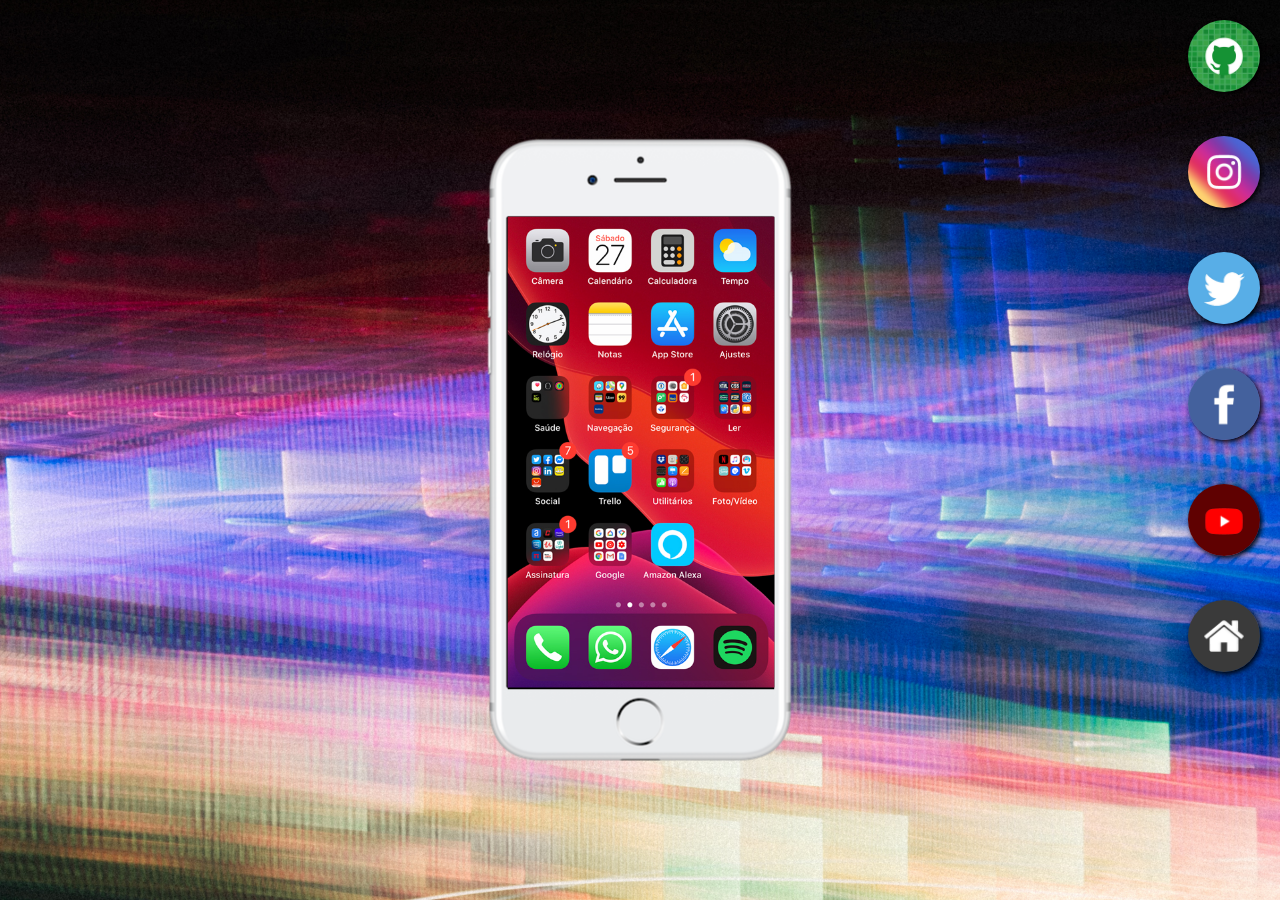
<file: index.html>
<!DOCTYPE html>
<html lang="pt-br">

<head>
    <meta charset="UTF-8">
    <meta name="viewport" content="width=device-width, initial-scale=1.0">
    <title>Redes</title>
    <link rel="stylesheet" href="estilo/style.css">
    <link rel="shortcut icon" href="imagens/favicon.png" type="image/png">
</head>

<body>

    <main>
       
        <section id="telefone">
            <iframe src="home.html" frameborder="0" name="tela"></iframe>
        </section>

        <section id="redes">
            <a href="github.html" target="tela">
                <img src="imagens/logo-github.jpg" alt="github">
            </a> <br>

            <a href="instagram.html" target="tela">
                <img src="imagens/logo-instagram.jpg" alt="instagram">
            </a> <br>

            <a href="twitter.html" target="tela"> <img src="imagens/logo-twitter.jpg" alt="twitter">
            </a> <br>

            <a href="facebook.html" target="tela">
                <img src="imagens/logo-facebook.jpg" alt="Facebook">
            </a> <br>

            <a href="youtube.html" target="tela">
                <img src="imagens/logo-youtube.jpg" alt="youtube">
            </a> <br>

            <a href="home.html" target="tela">
                <img src="imagens/logo-home.jpg" alt="home">
            </a> <br>


        </section>
      
    </main>
</body>

</html>
</file>
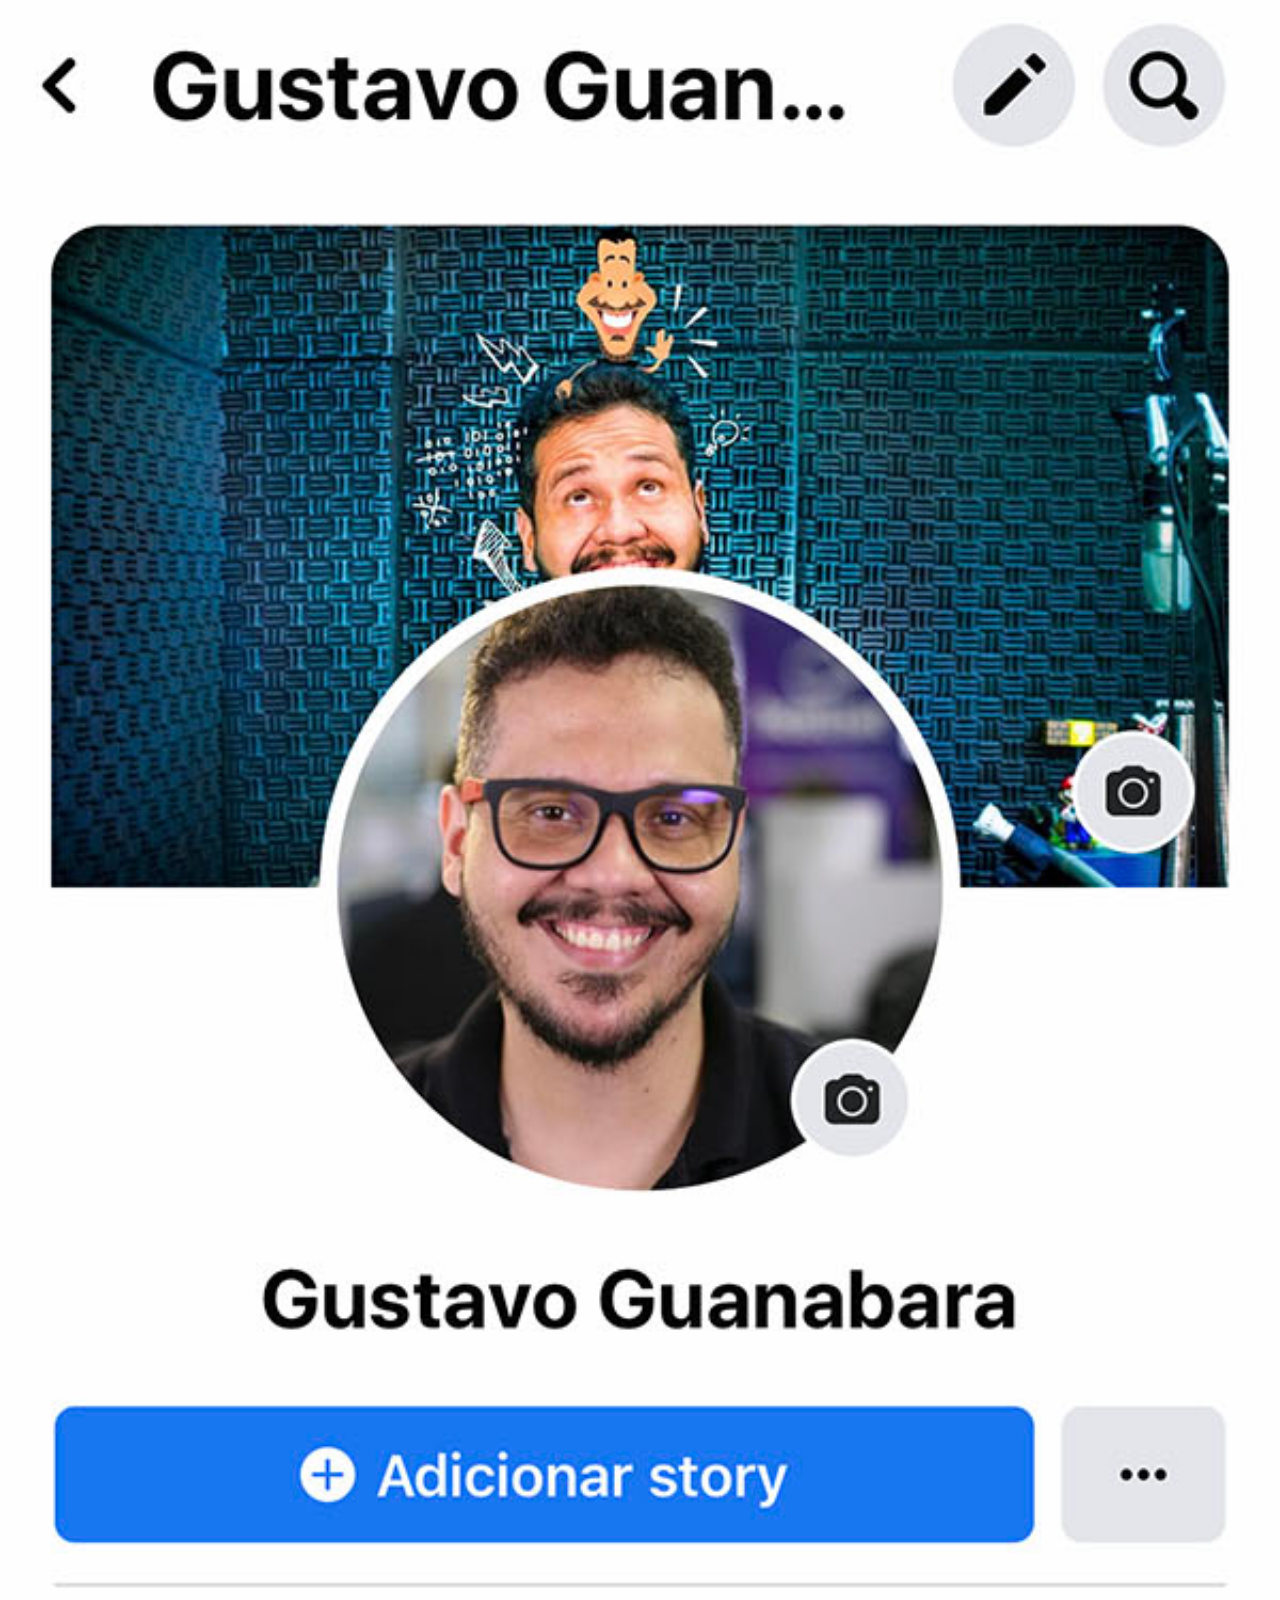
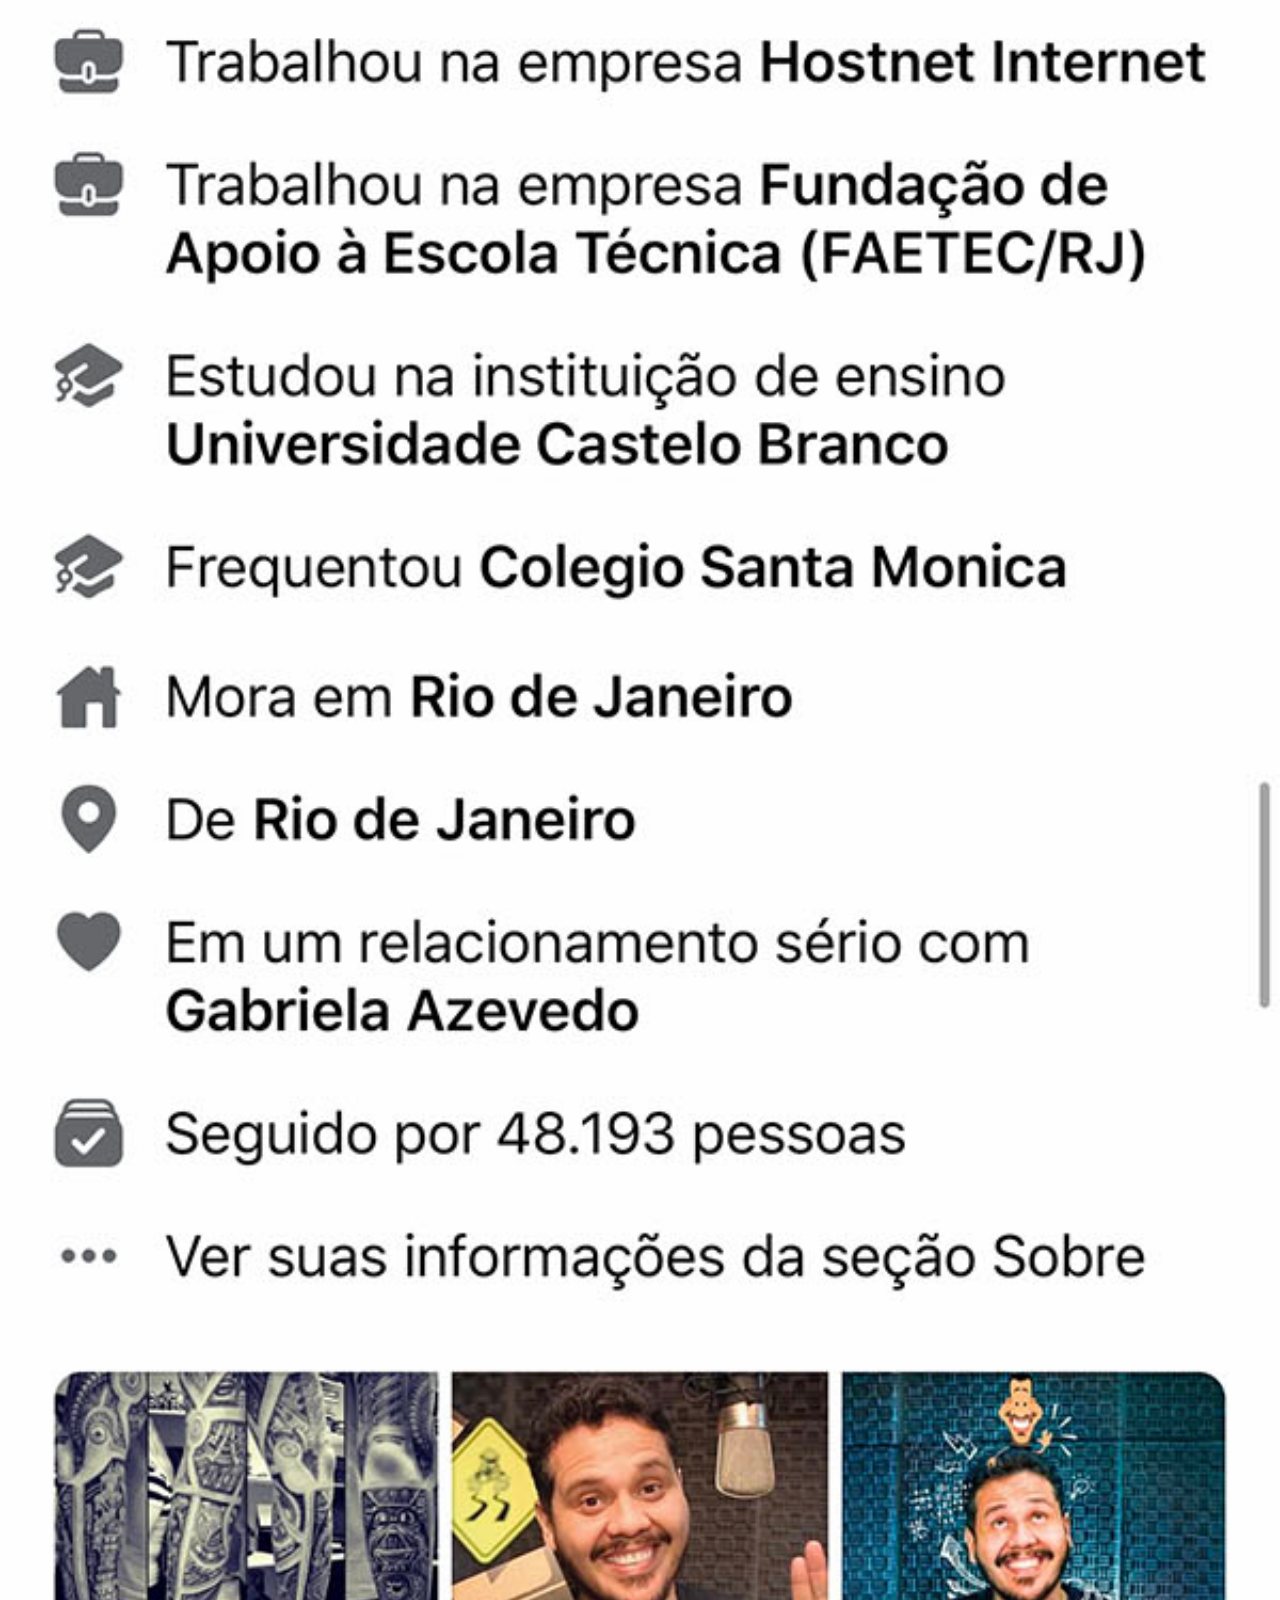
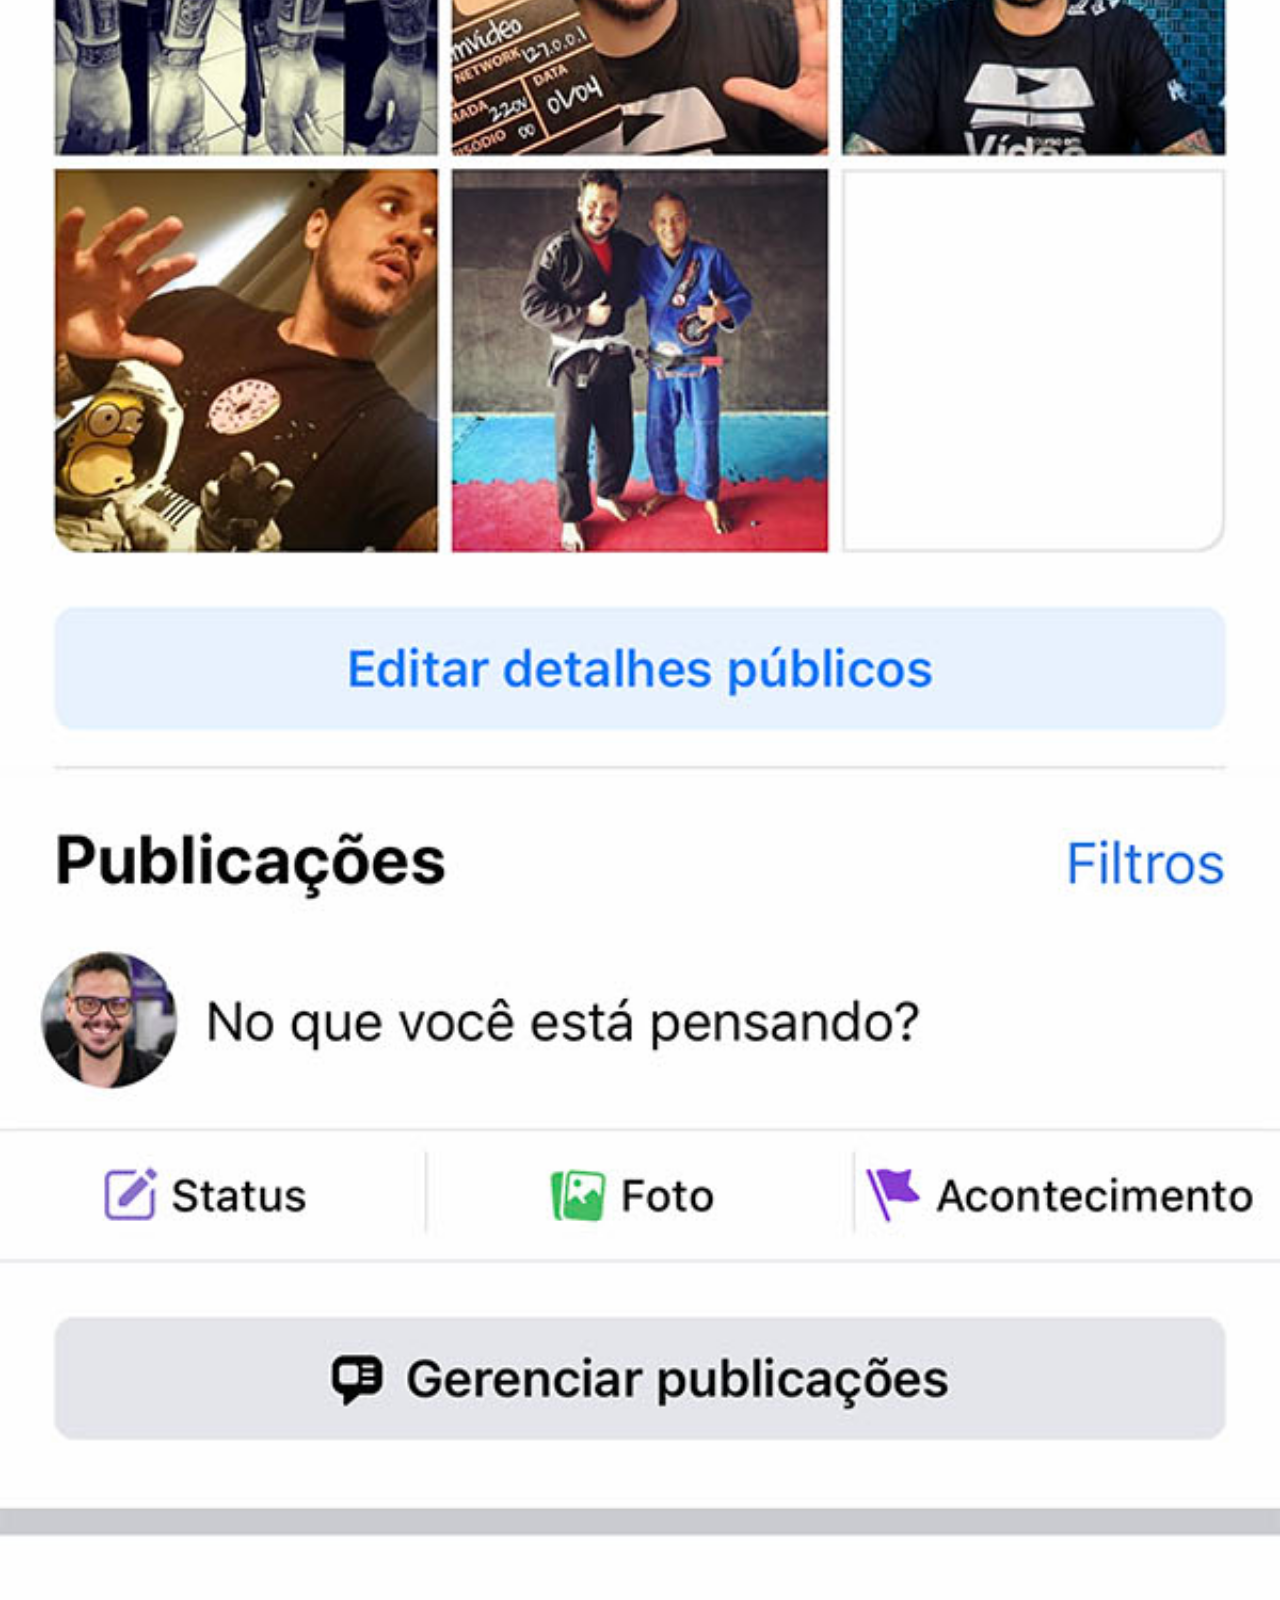
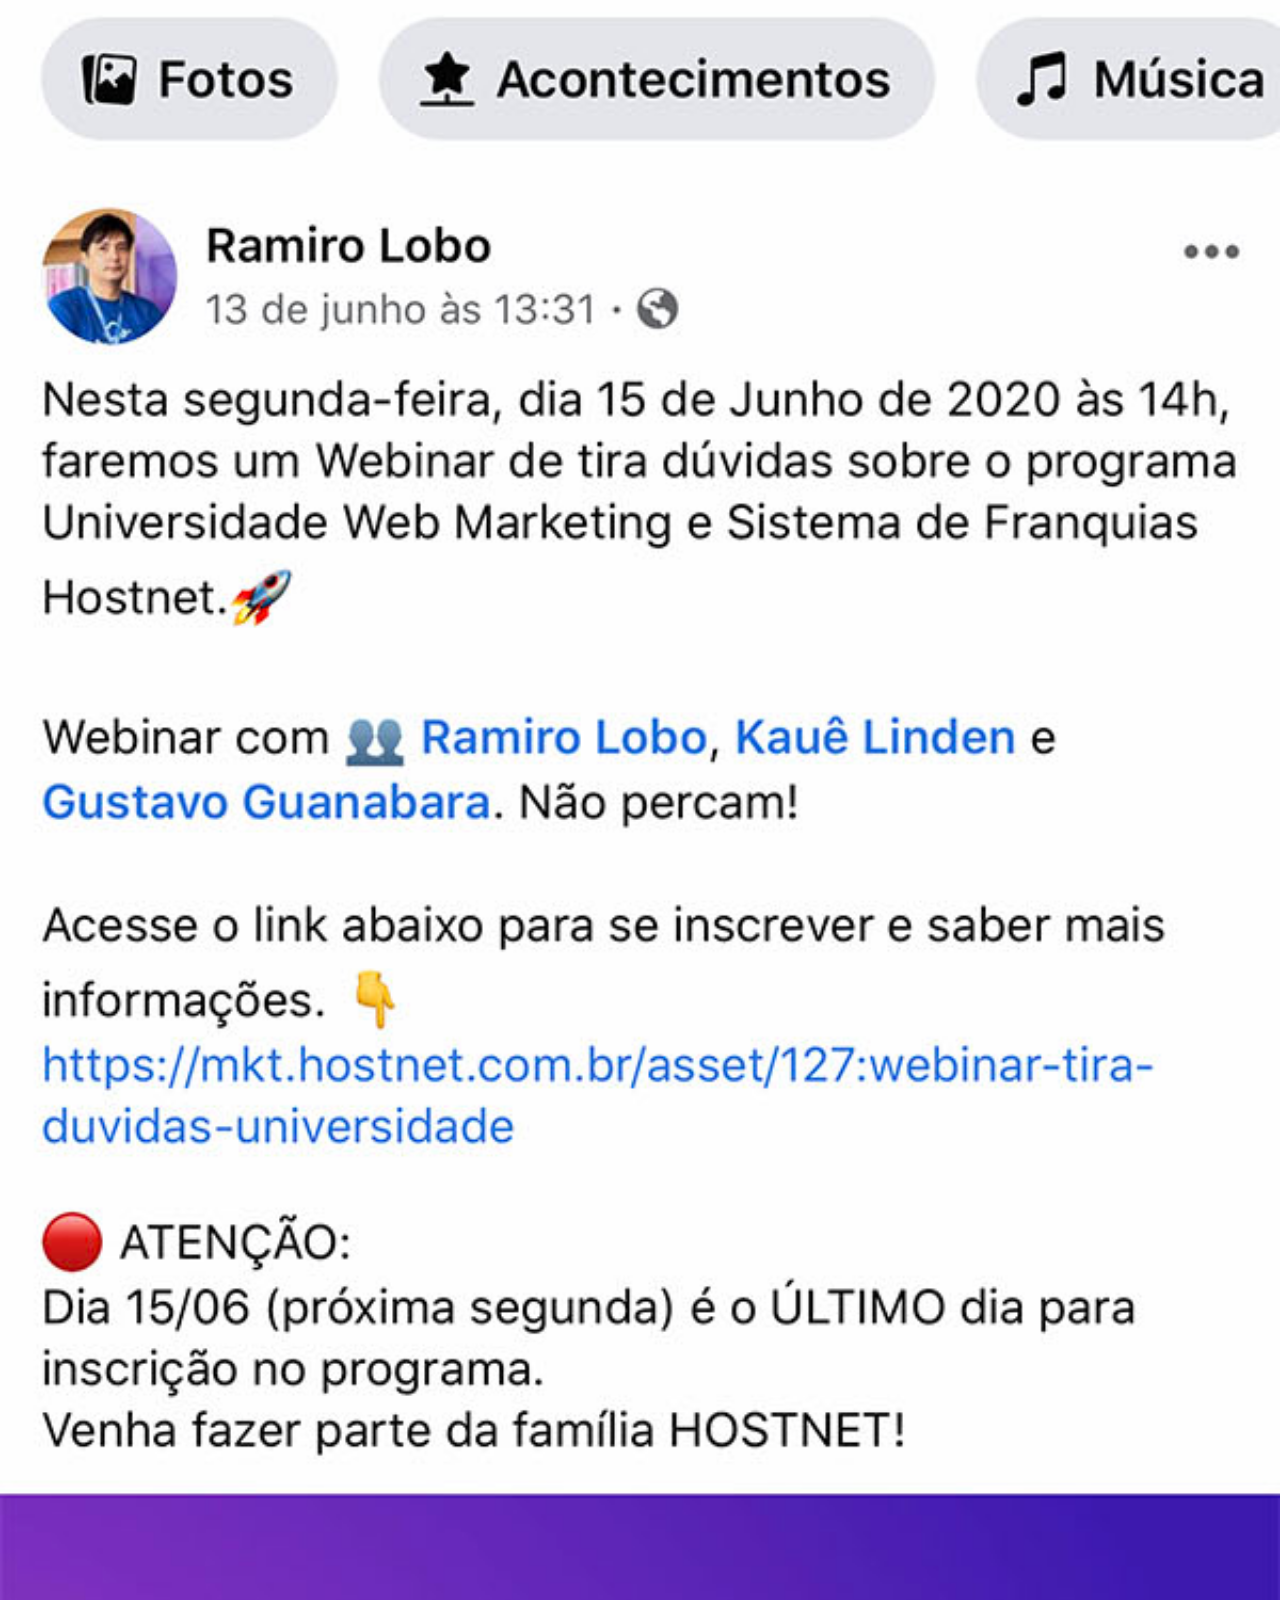
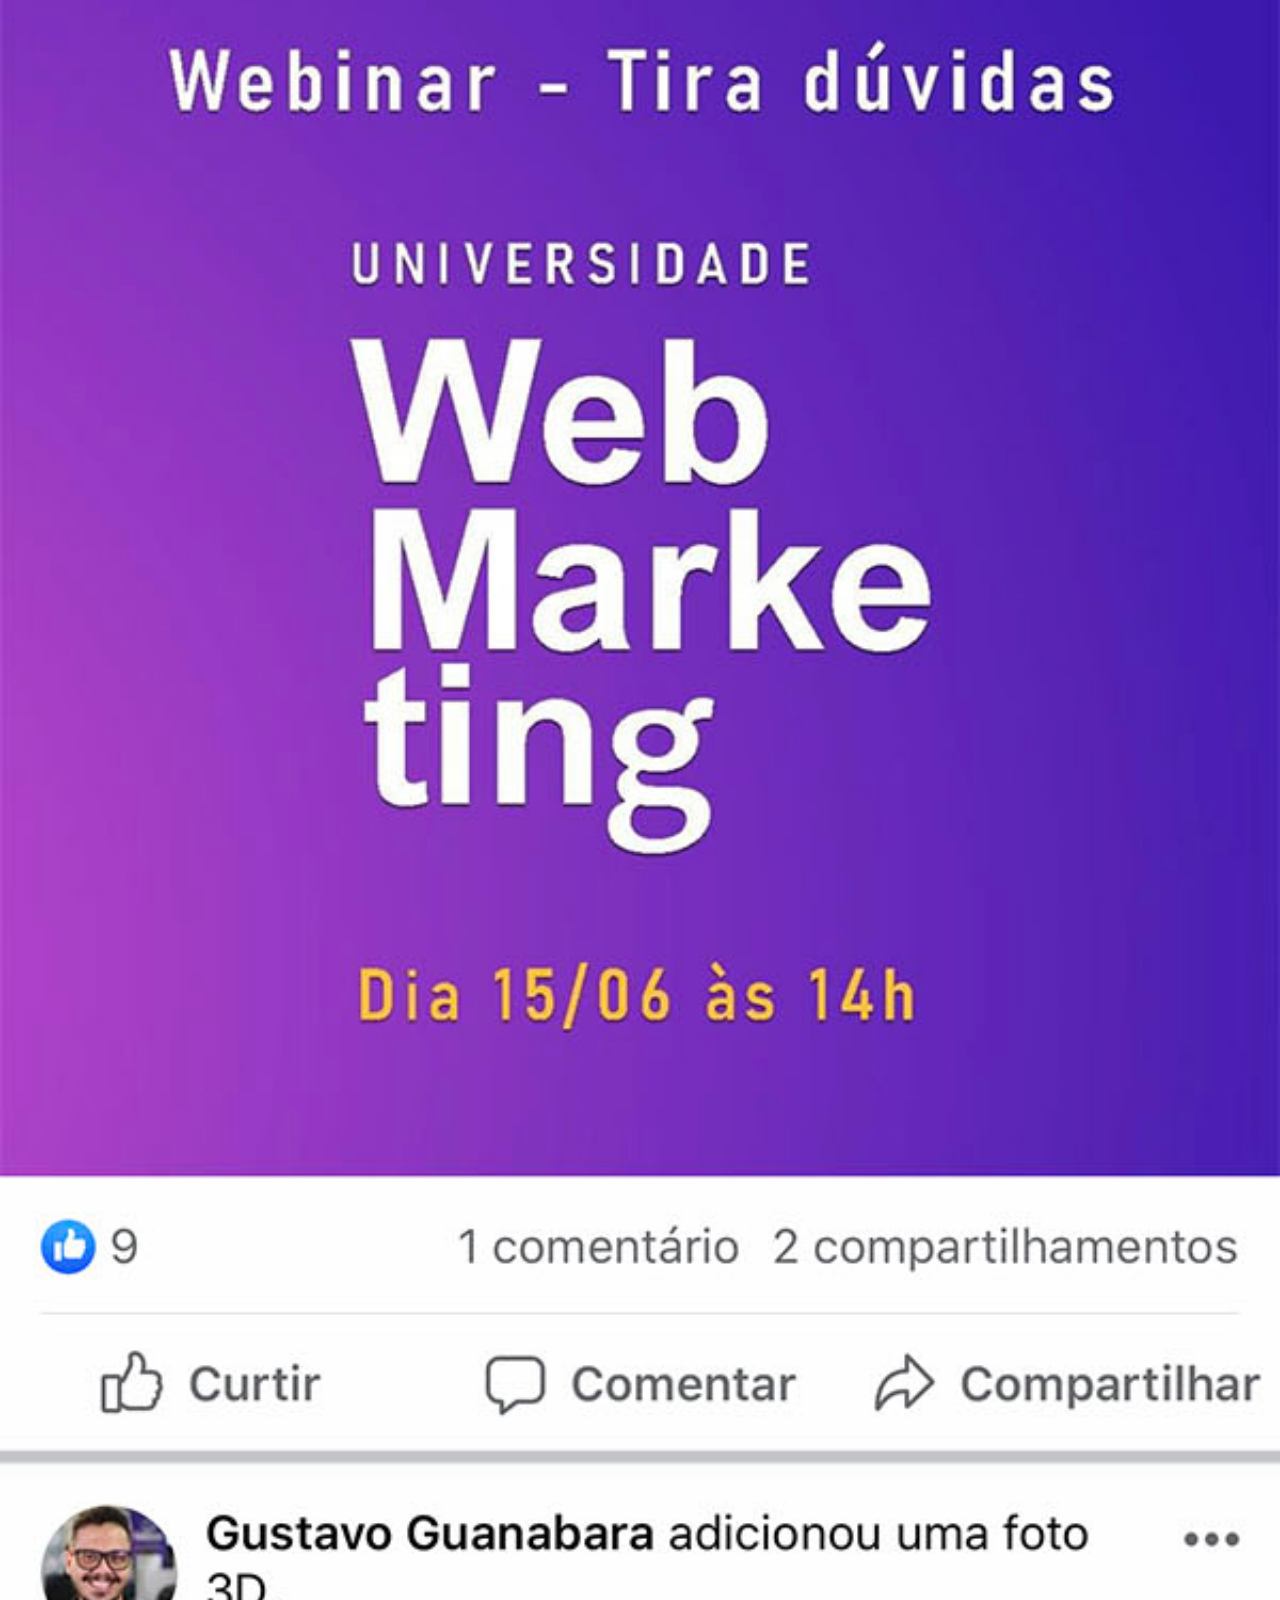
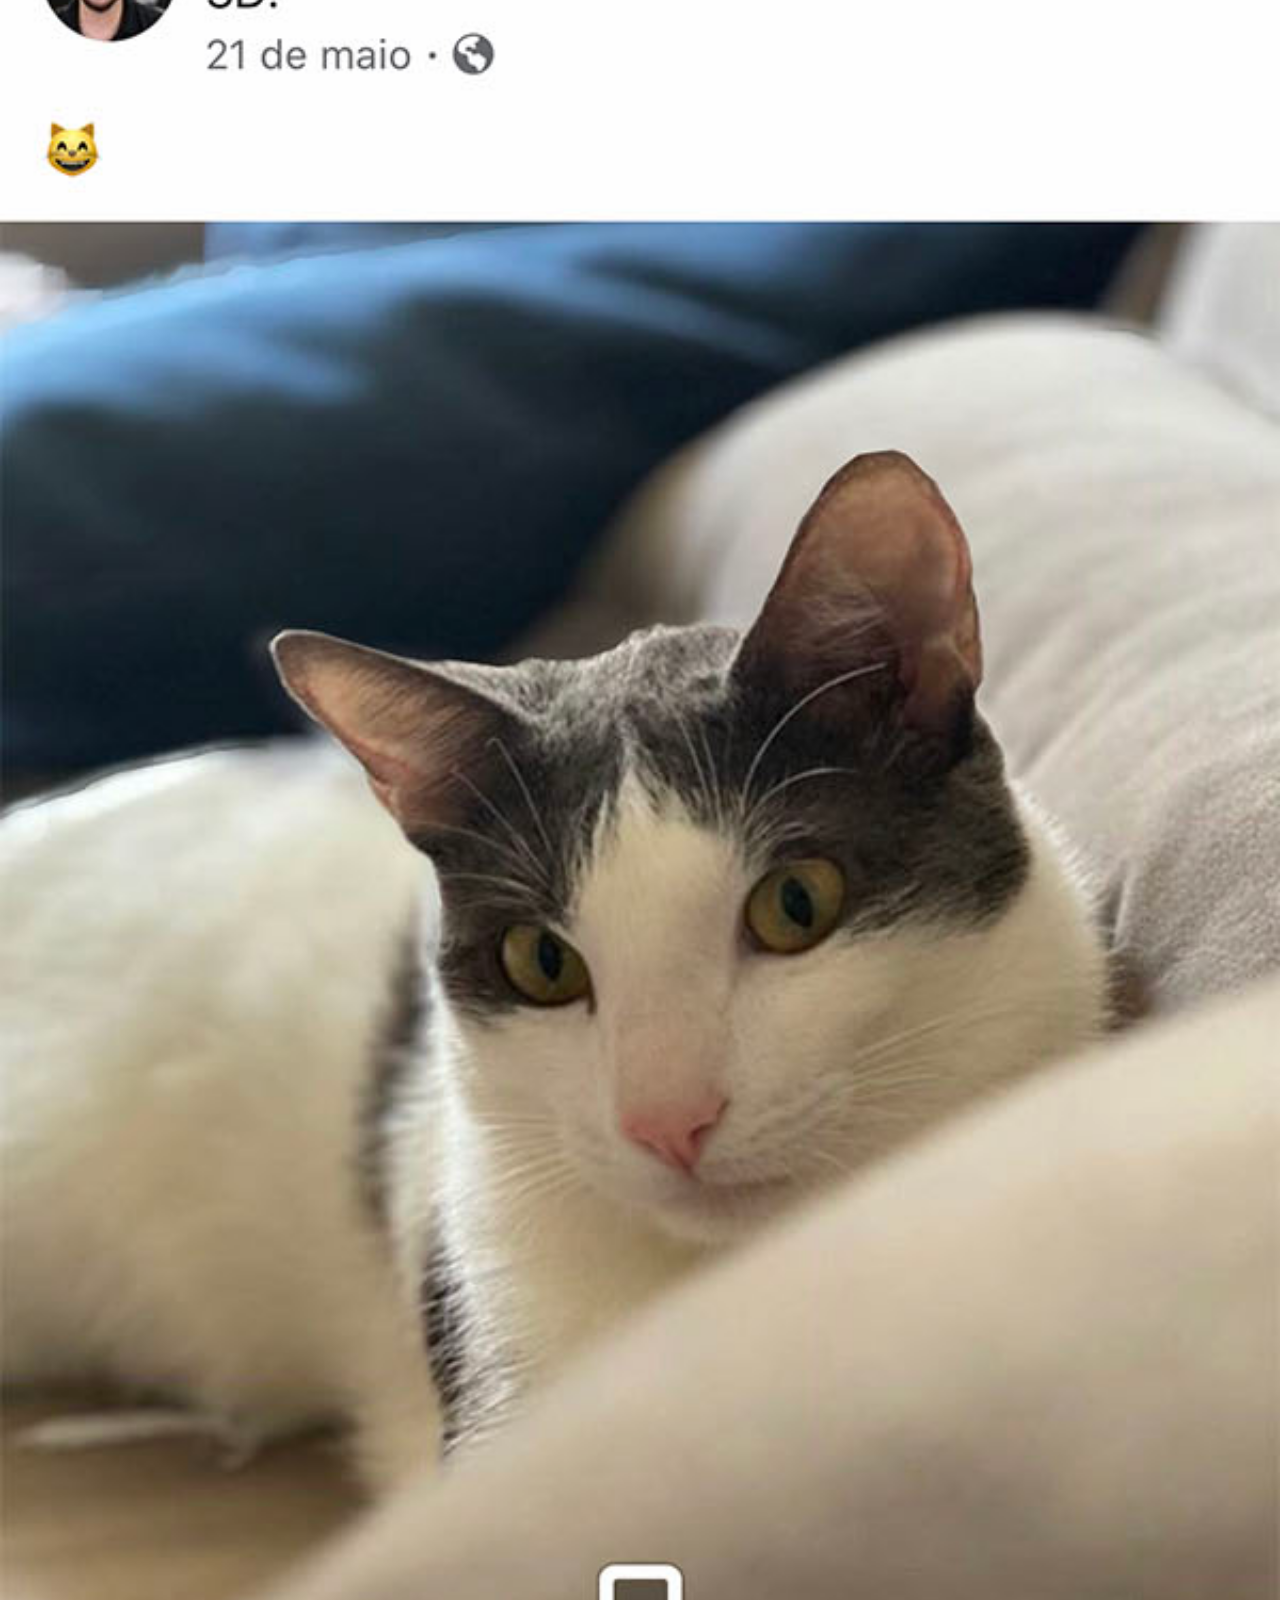
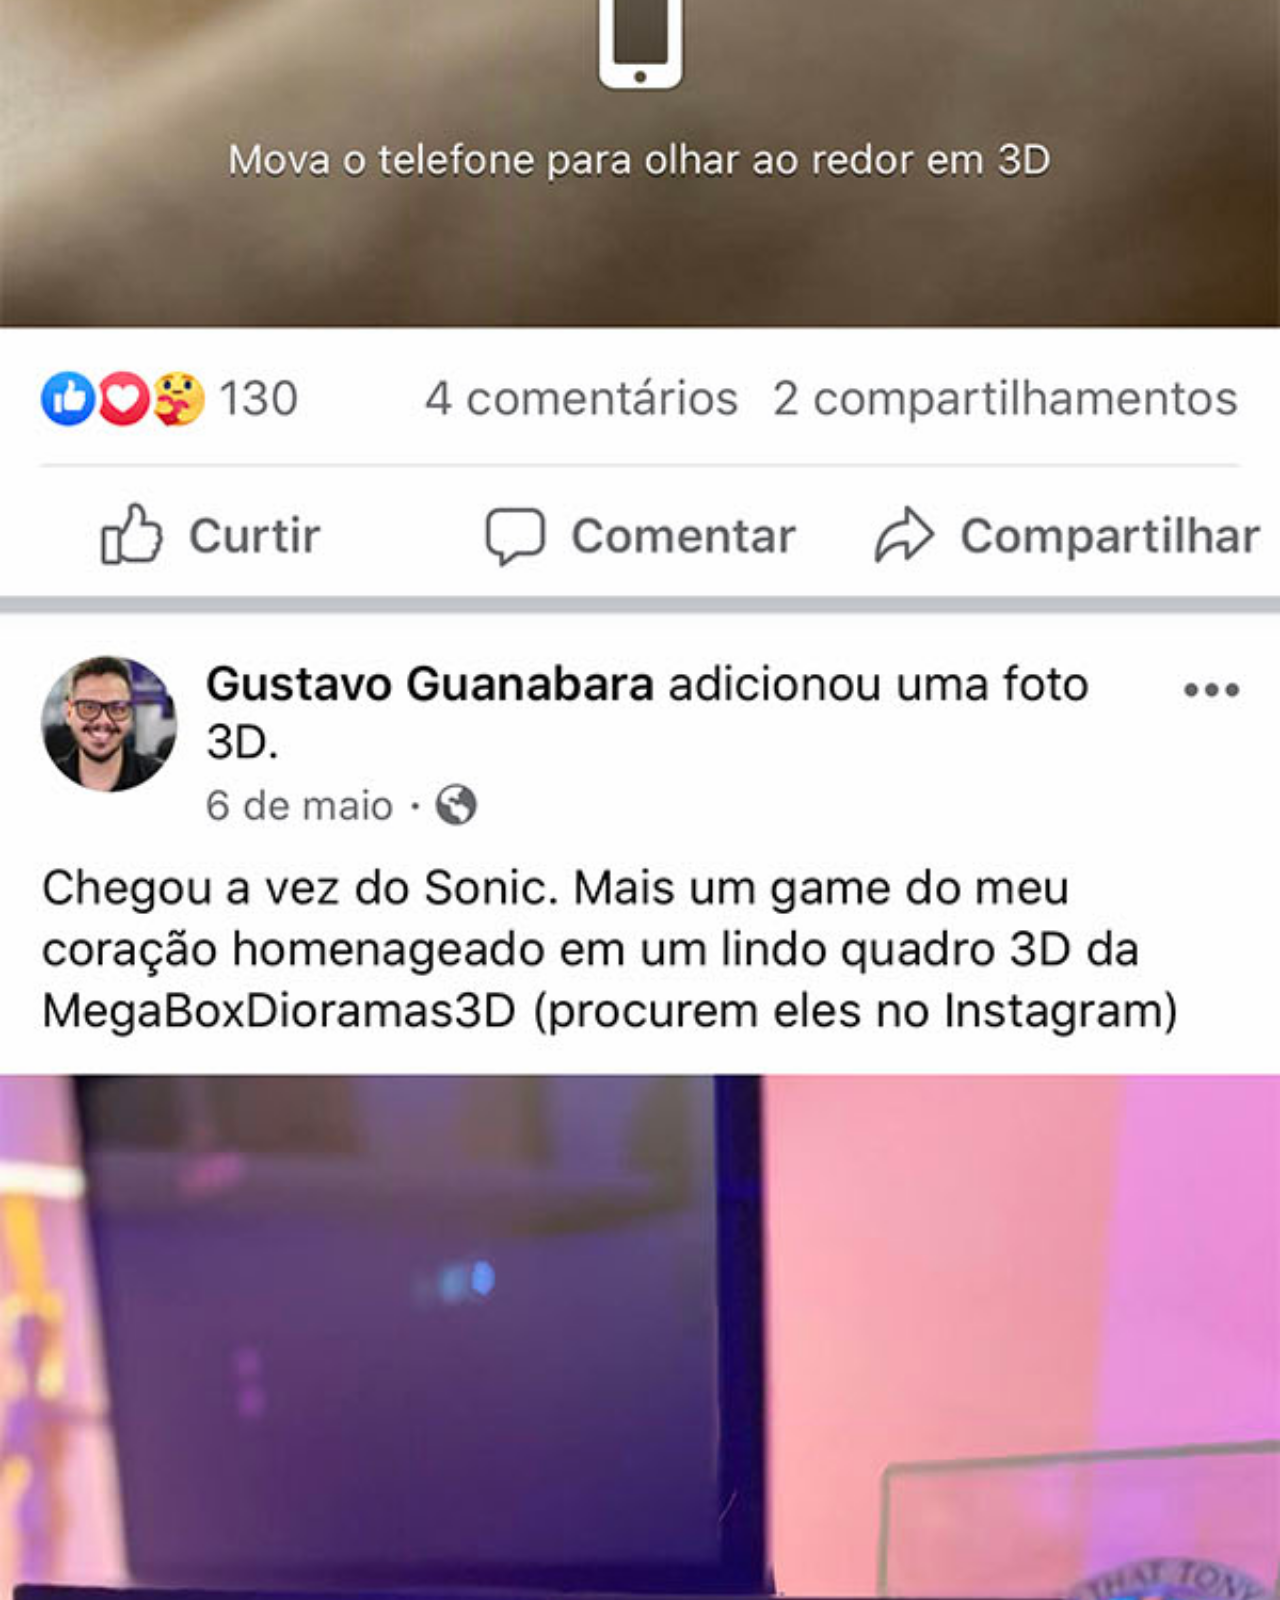
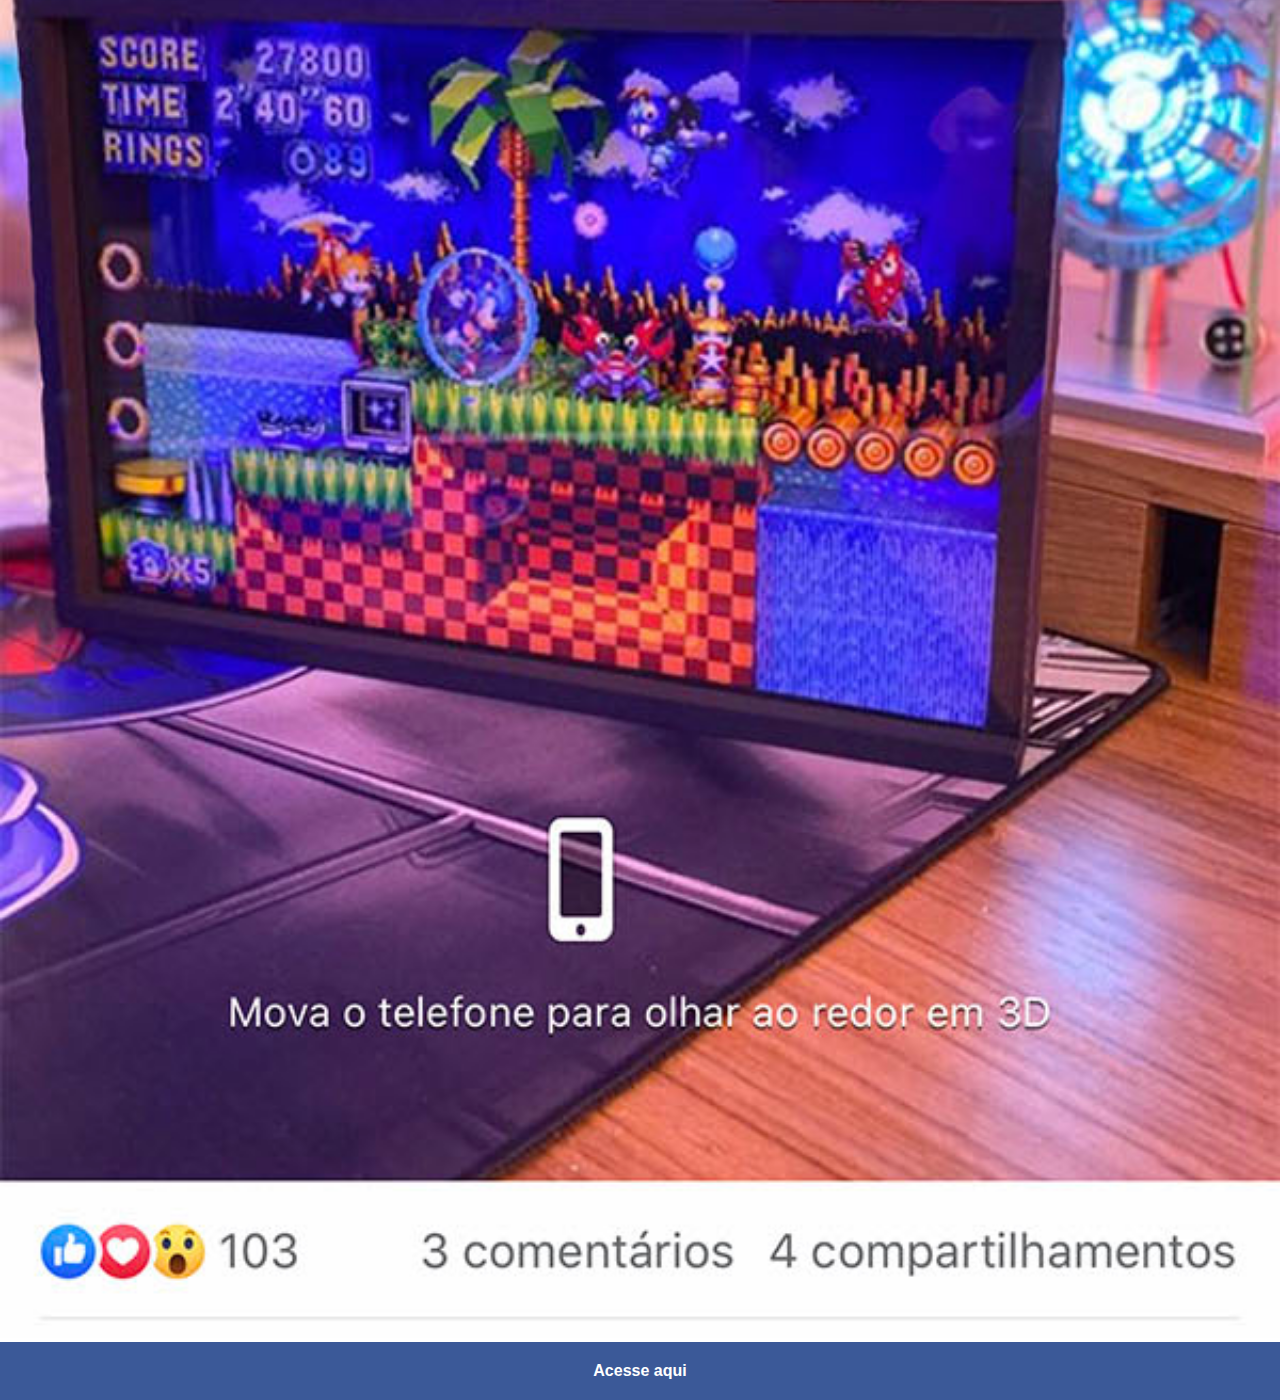
<file: facebook.html>
<!DOCTYPE html>
<html lang="pt-br">
<head>
    <meta charset="UTF-8">
    <meta name="viewport" content="width=device-width, initial-scale=1.0">
    <title>Facebook</title>
    <link rel="stylesheet" href="estilo/styleredes.css">
</head>
<body>
    <main>
        <section>
            <img src="imagens/tela-facebook.jpg" alt="facebook">
            <a href="https://www.facebook.com/gustavoguanabara/?locale=pt_BR" target="_blank" id="facebook"> Acesse aqui</a>
        </section>
    </main>
</body>
</html>
</file>
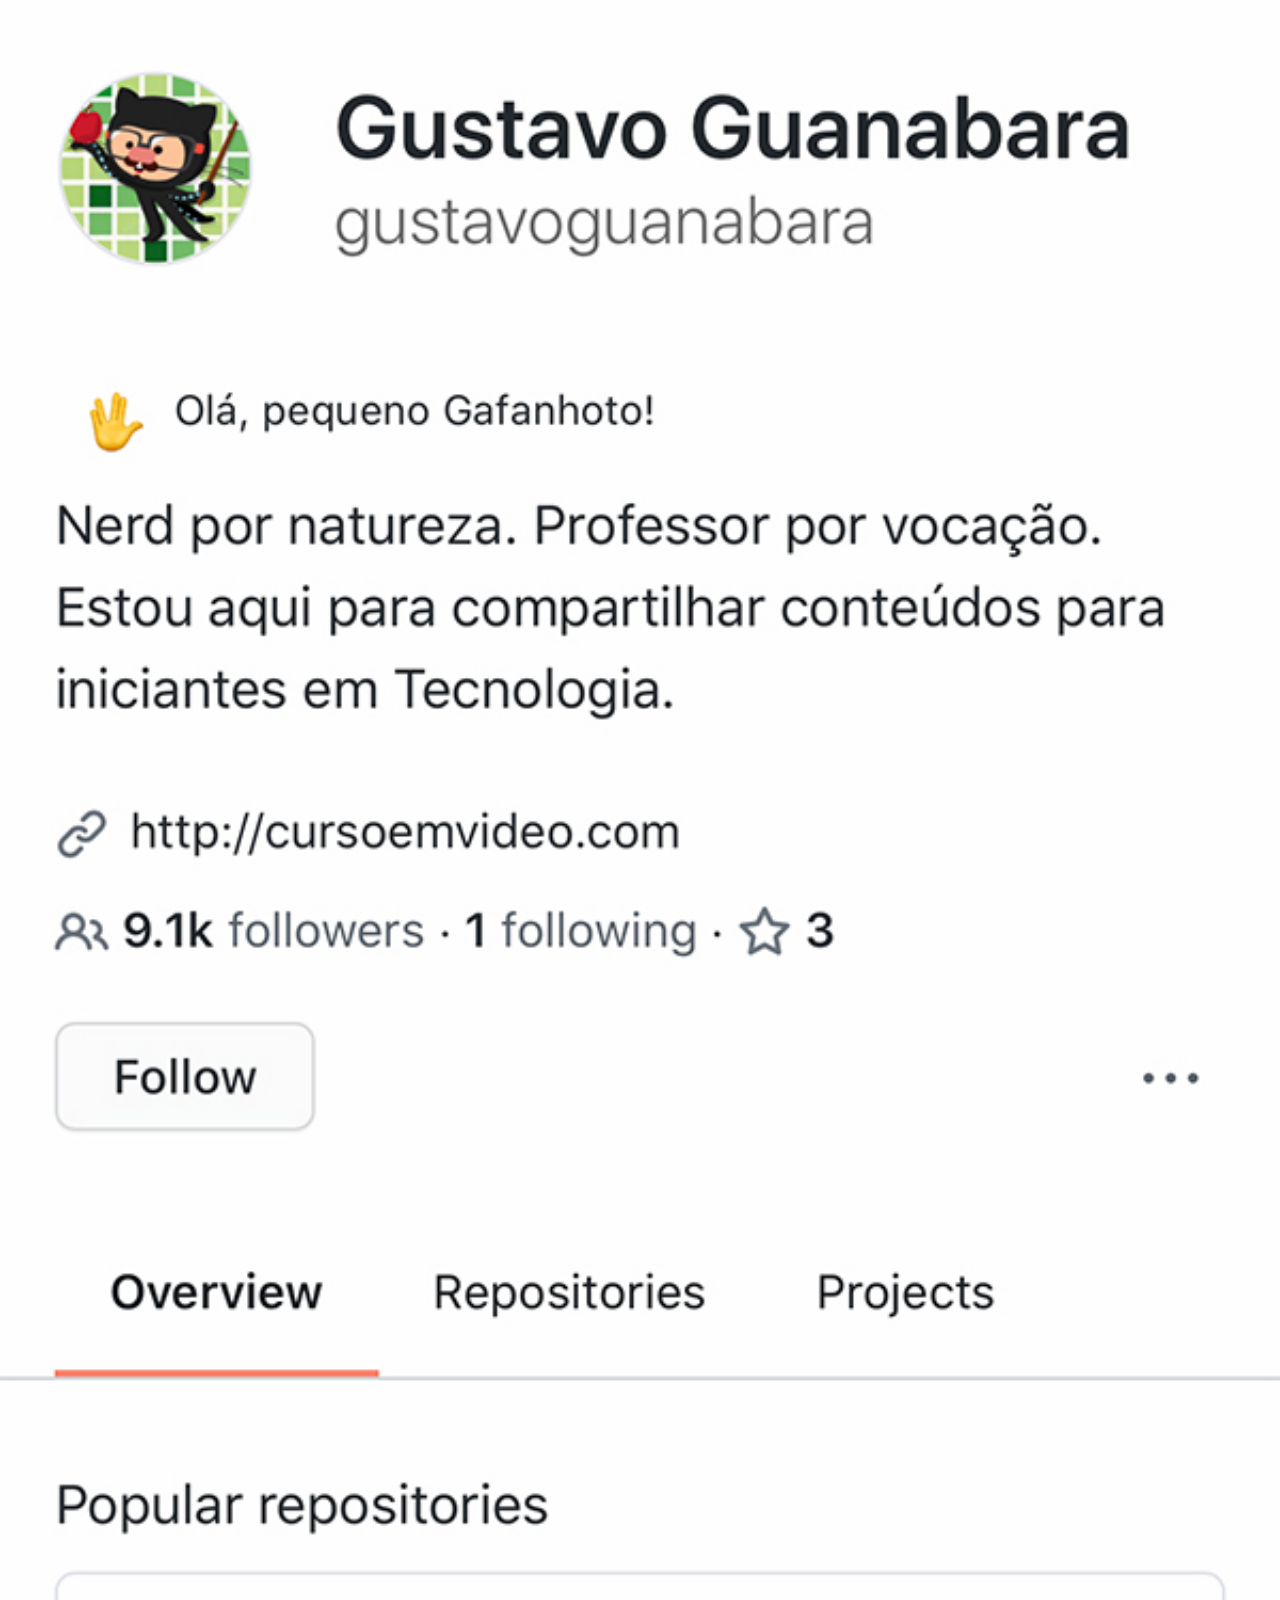
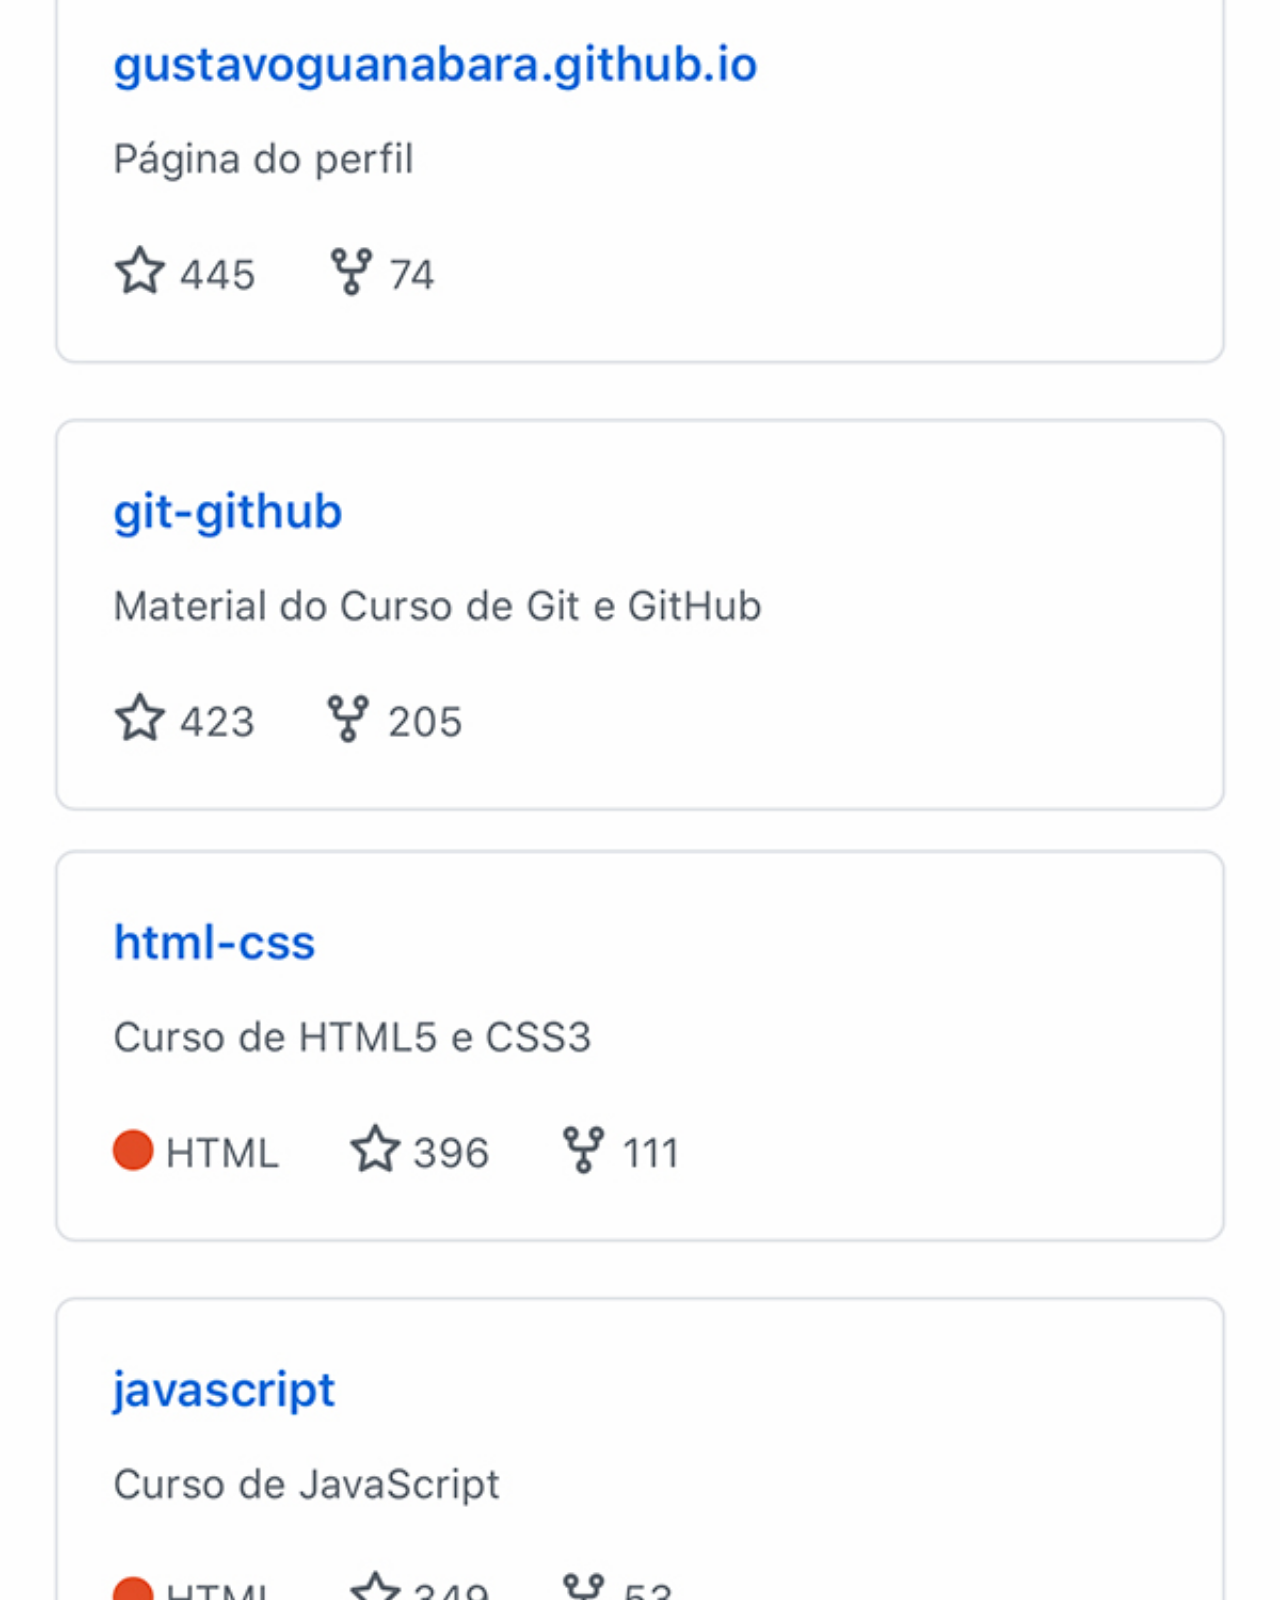
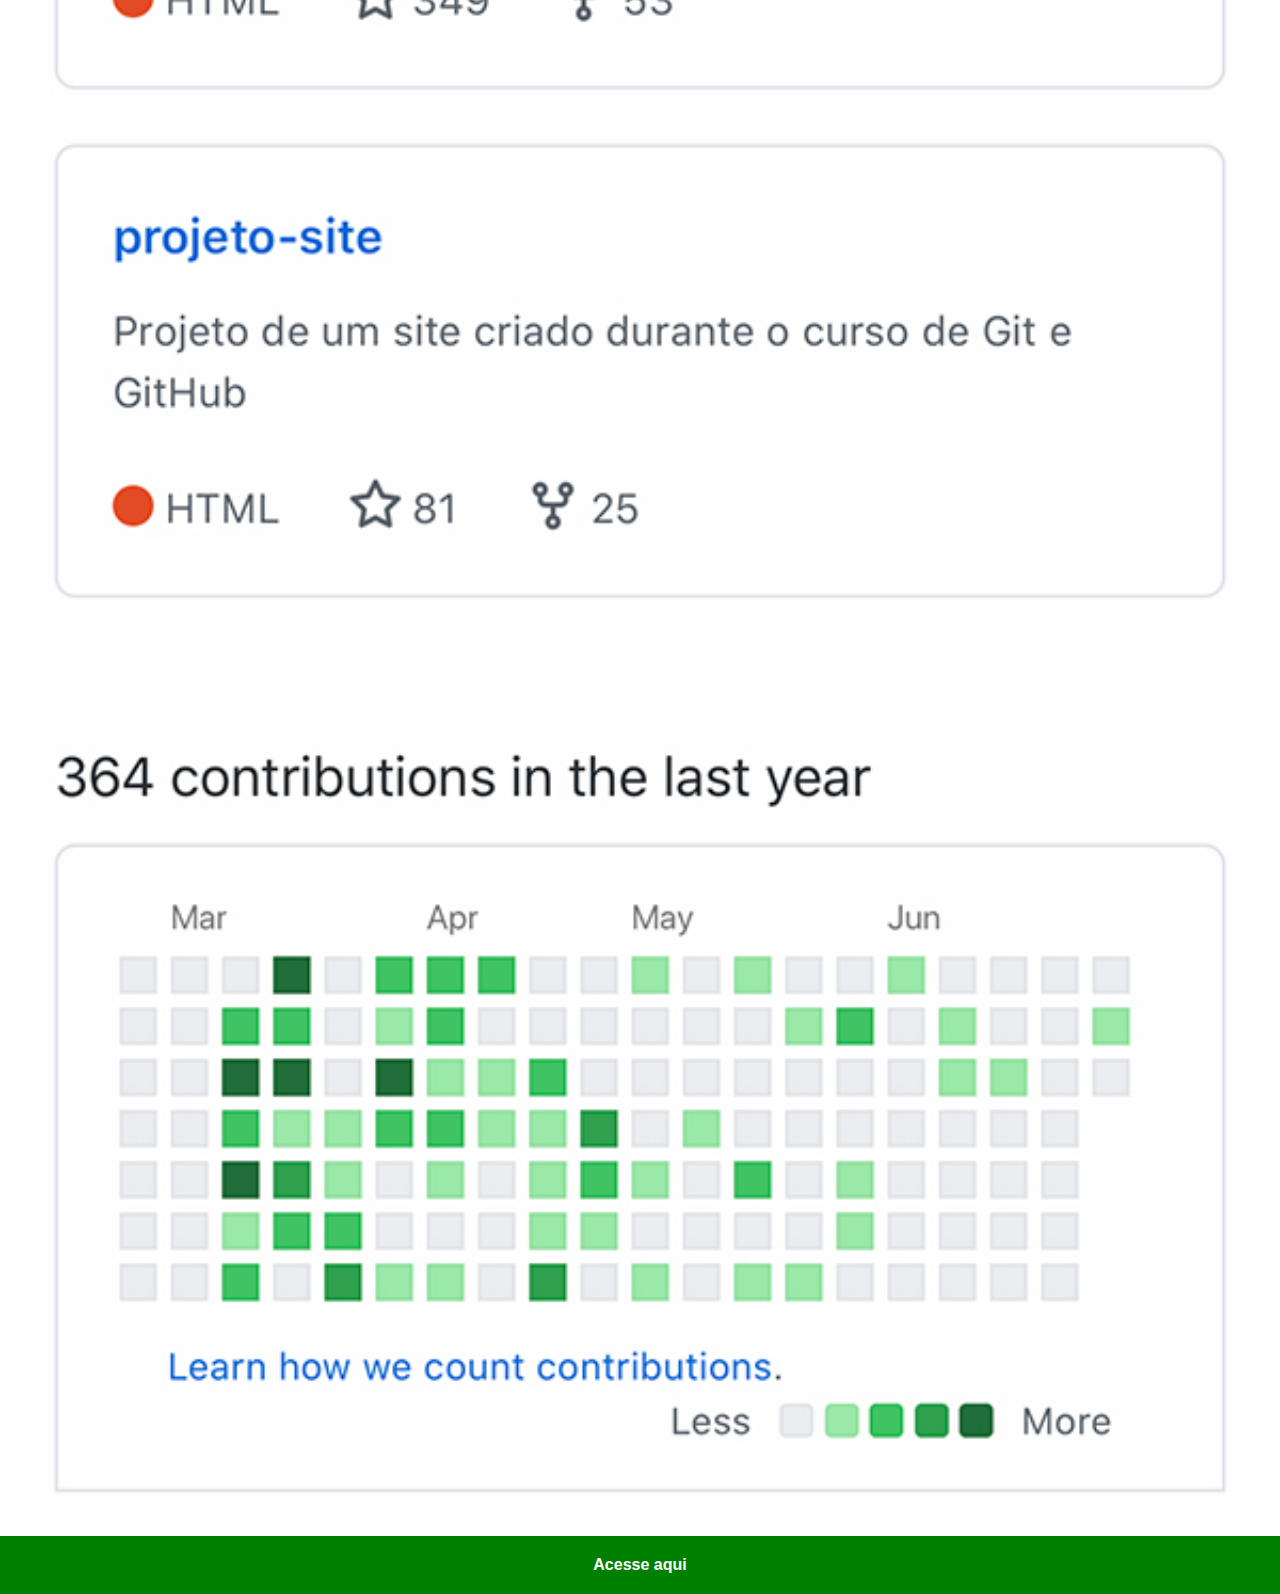
<file: github.html>
<!DOCTYPE html>
<html lang="pt-br">
<head>
    <meta charset="UTF-8">
    <meta name="viewport" content="width=device-width, initial-scale=1.0">
    <title>Github</title>
    <link rel="stylesheet" href="estilo/styleredes.css">
</head>
<body>
    <main>
        <section>
            <img src="imagens/tela-github.jpg" alt="github">
            <a id="github" href="https://github.com/gustavoguanabara" target="_blank">Acesse aqui</a>
        </section>
    </main>
</body>
</html>
</file>
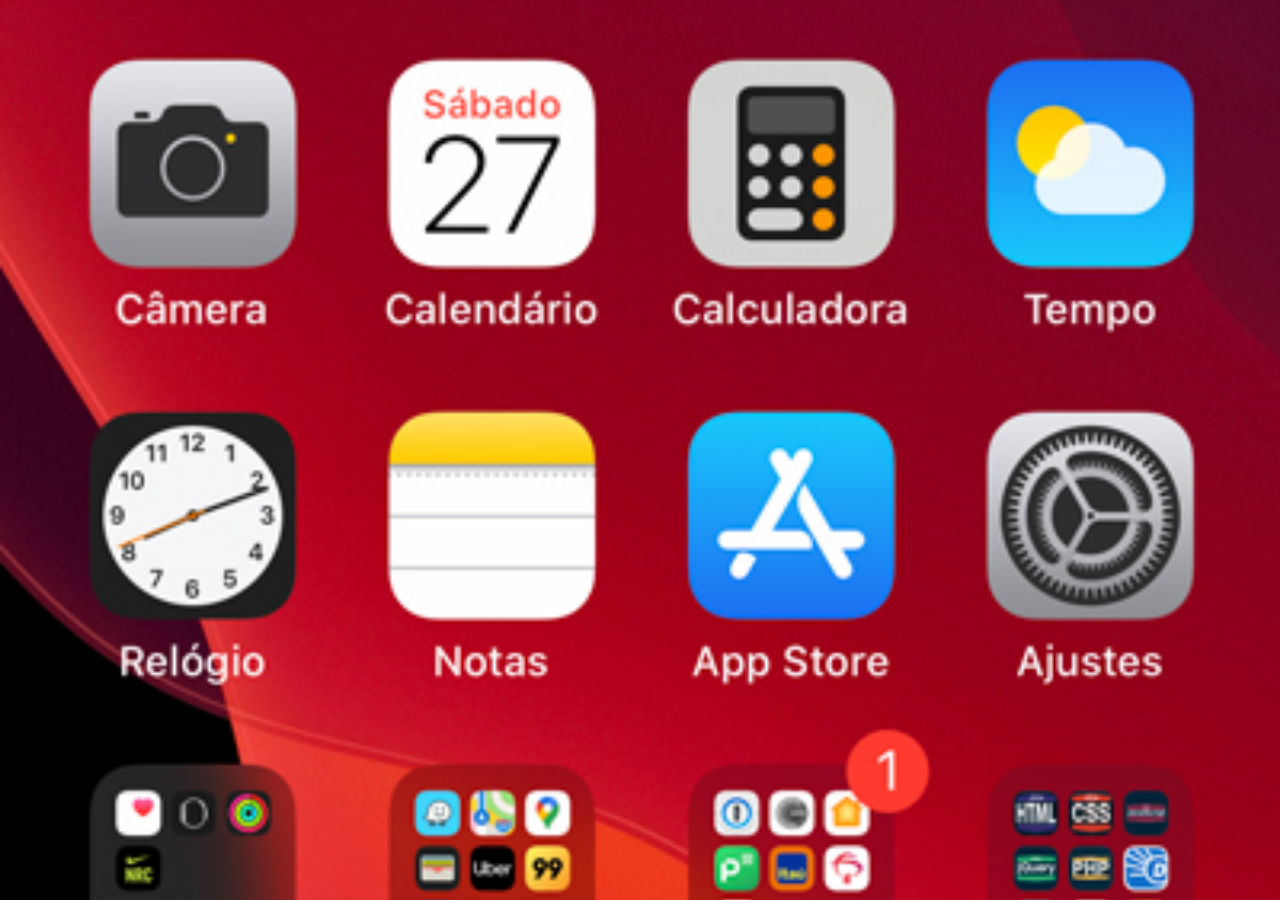
<file: home.html>
<!DOCTYPE html>
<html lang="pt-br">

<head>
    <meta charset="UTF-8">
    <meta name="viewport" content="width=device-width, initial-scale=1.0">
    <title>Home</title>
    <style>
        * {
            margin: 0px;
            padding: 0px;
        }

        body {
            width: 100%;
            height: 100%;
            background: black url(imagens/tela-home.jpg) no-repeat top center;
            background-size: cover;
        }
    </style>
</head>

<body>

</body>

</html>
</file>
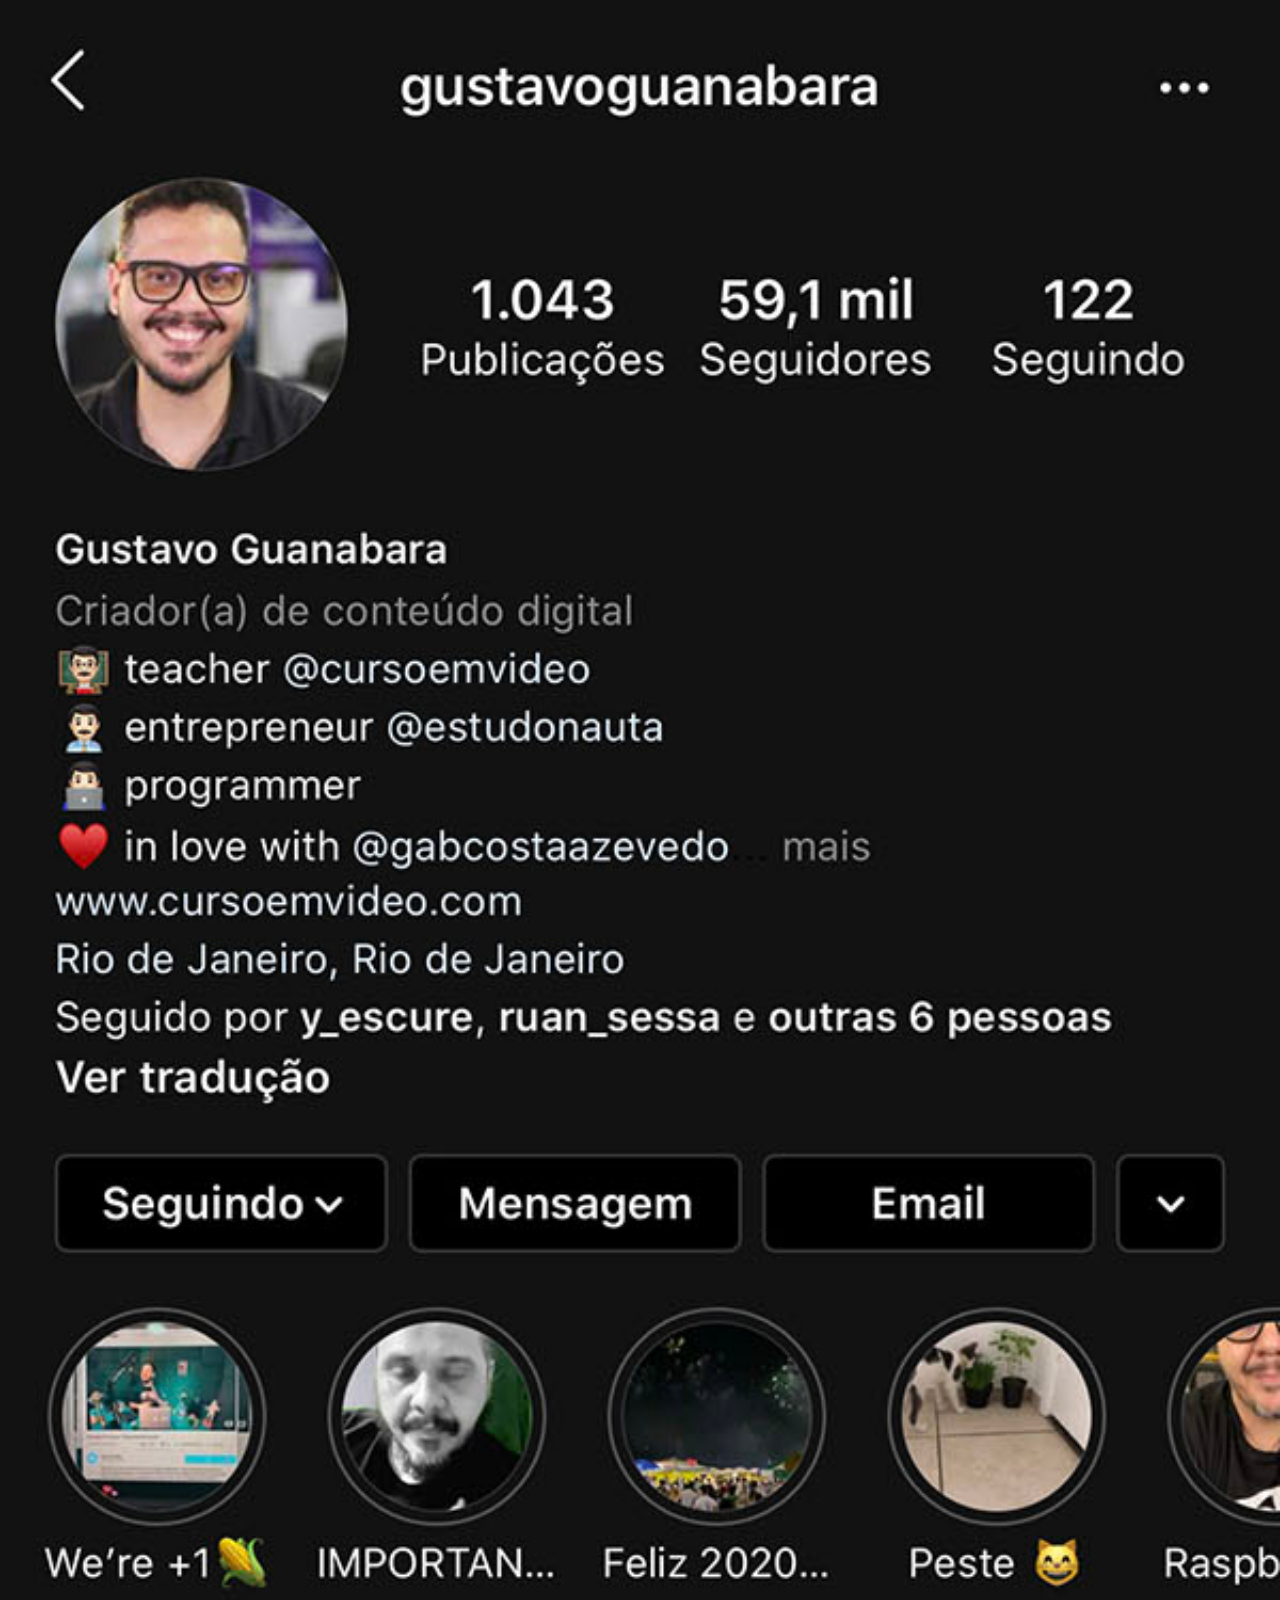
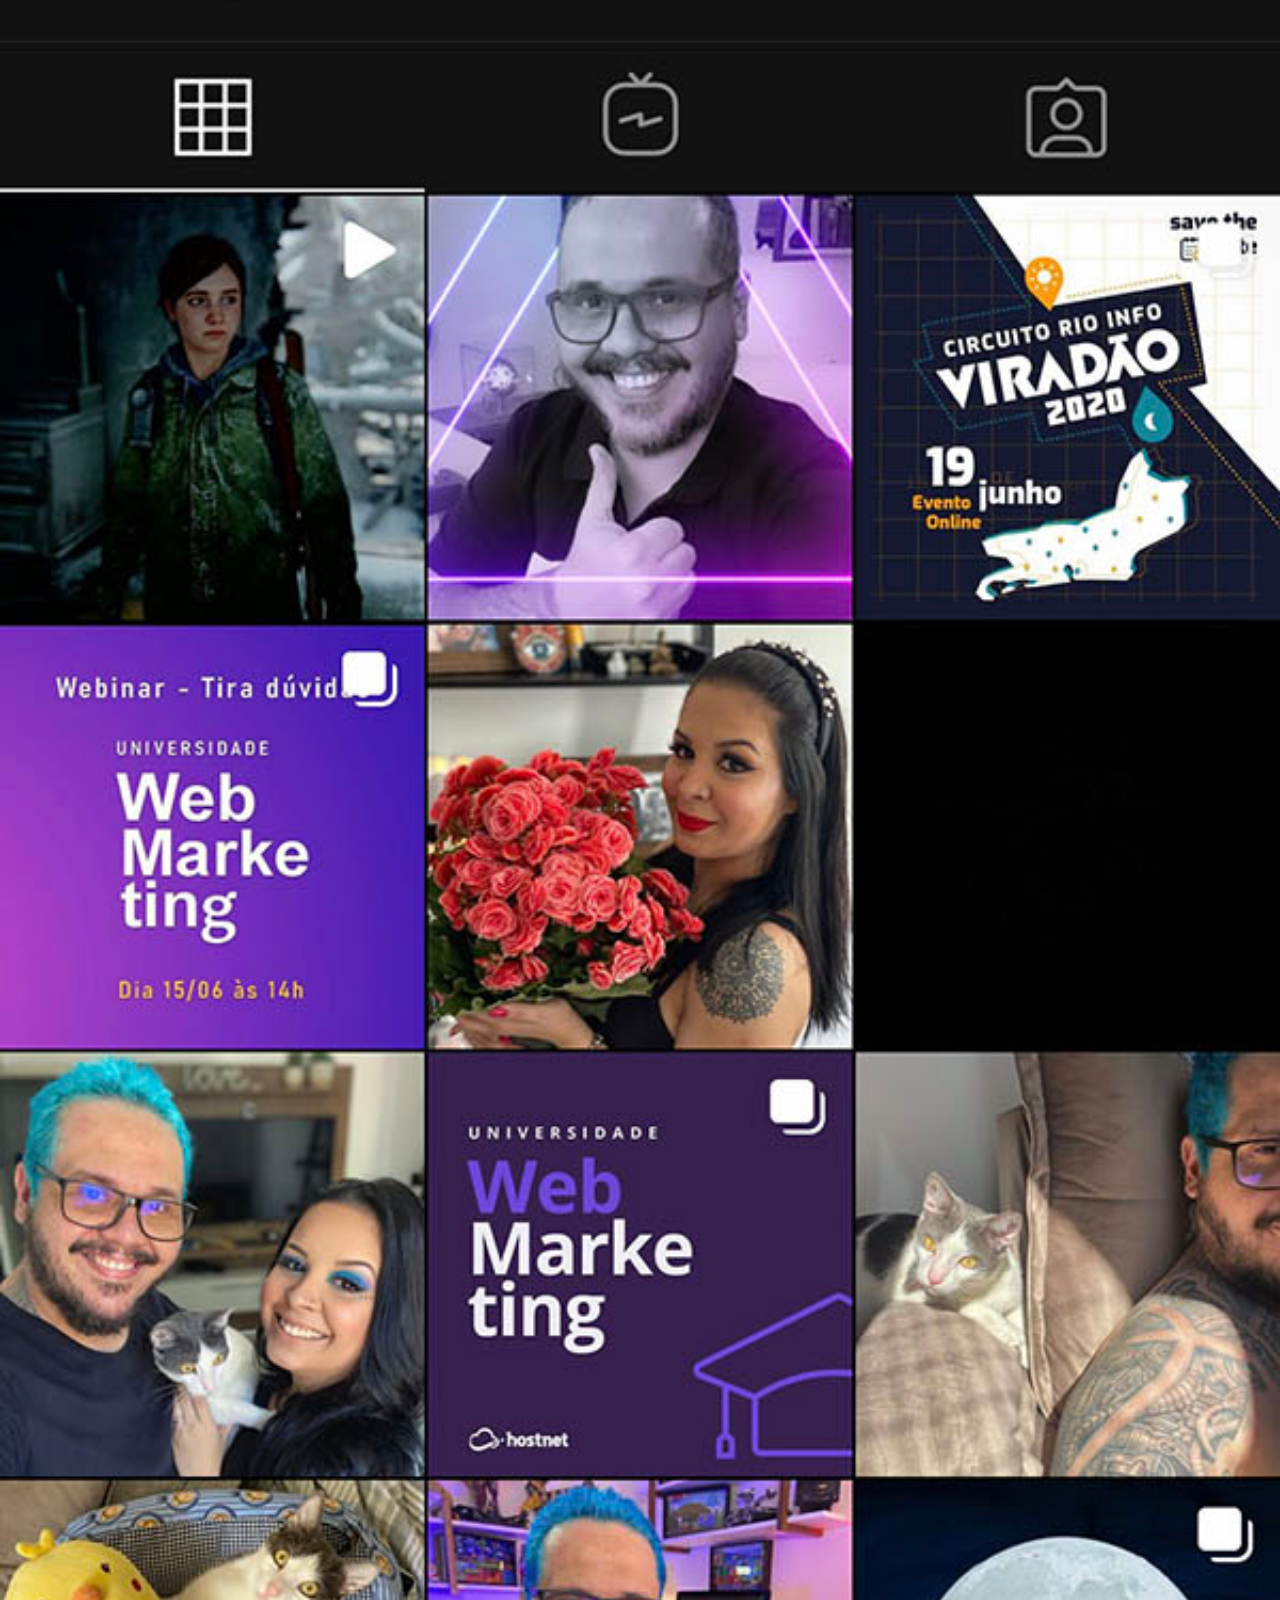
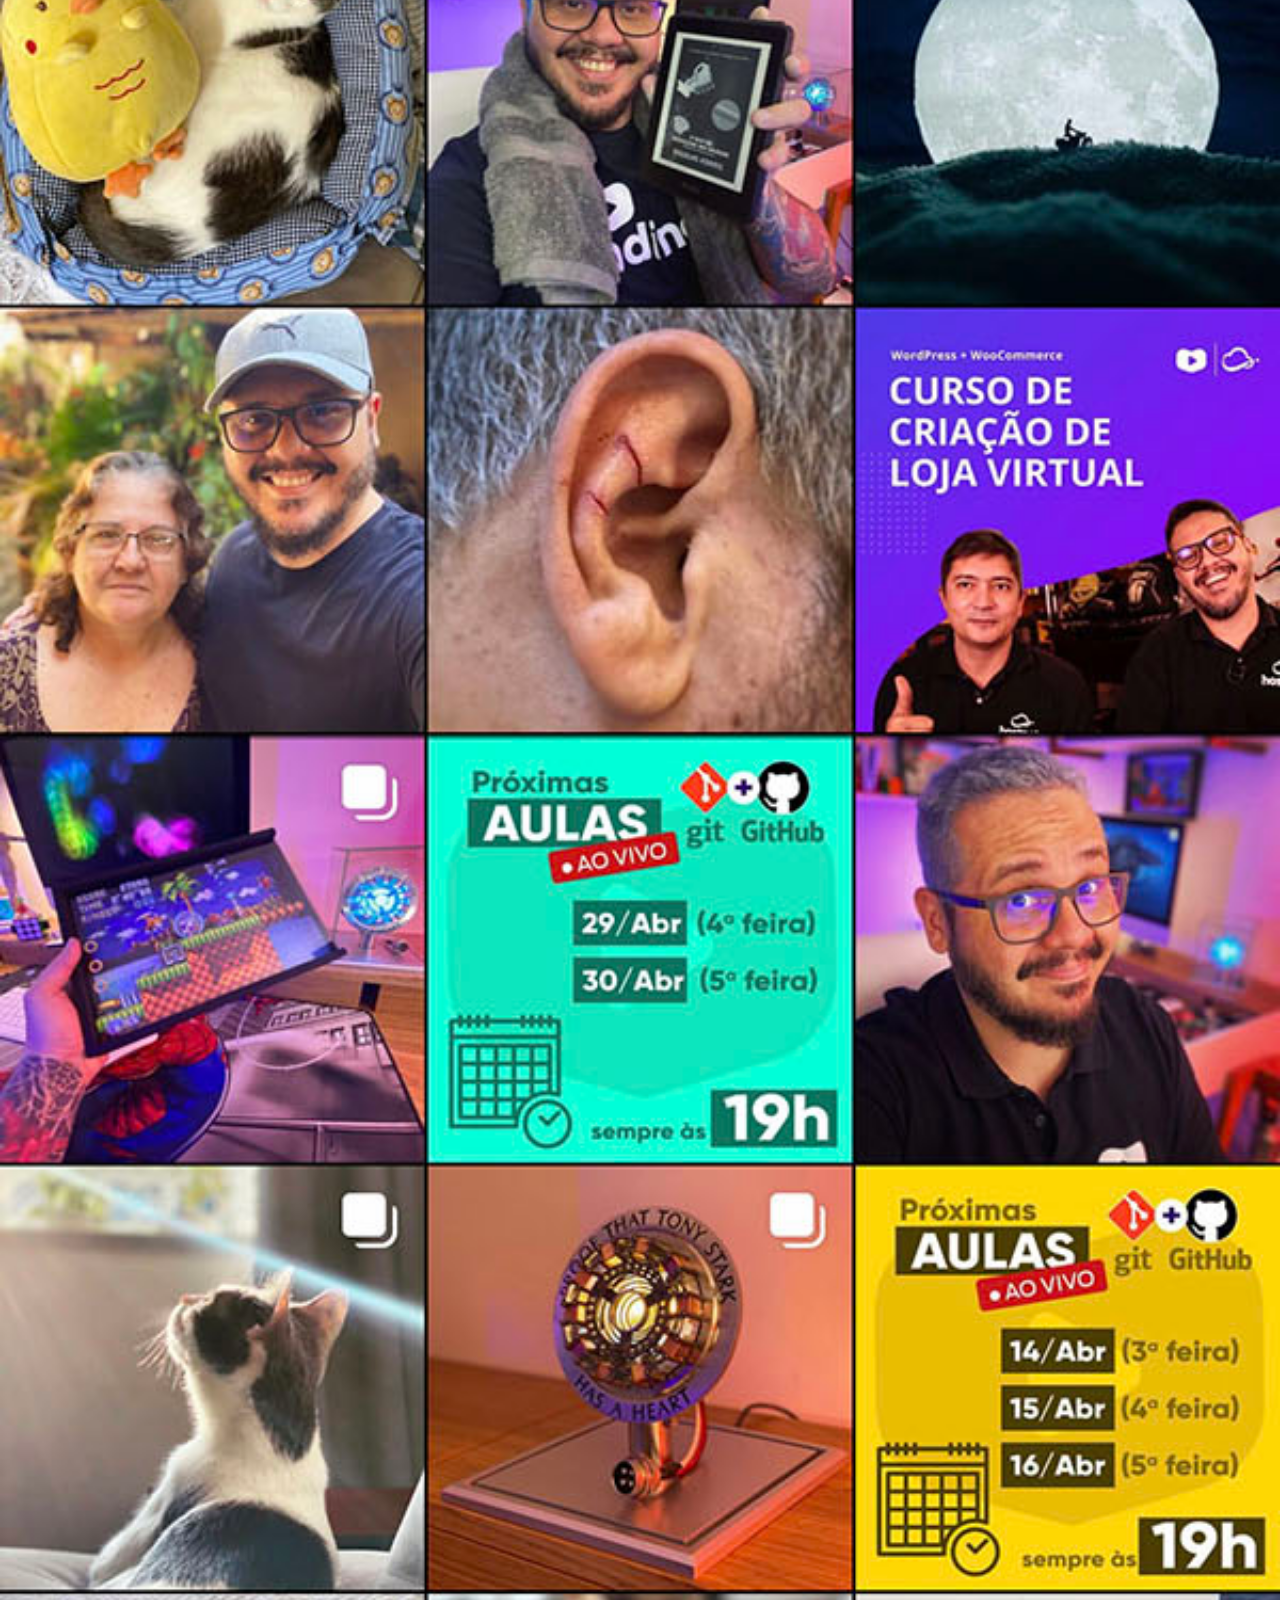
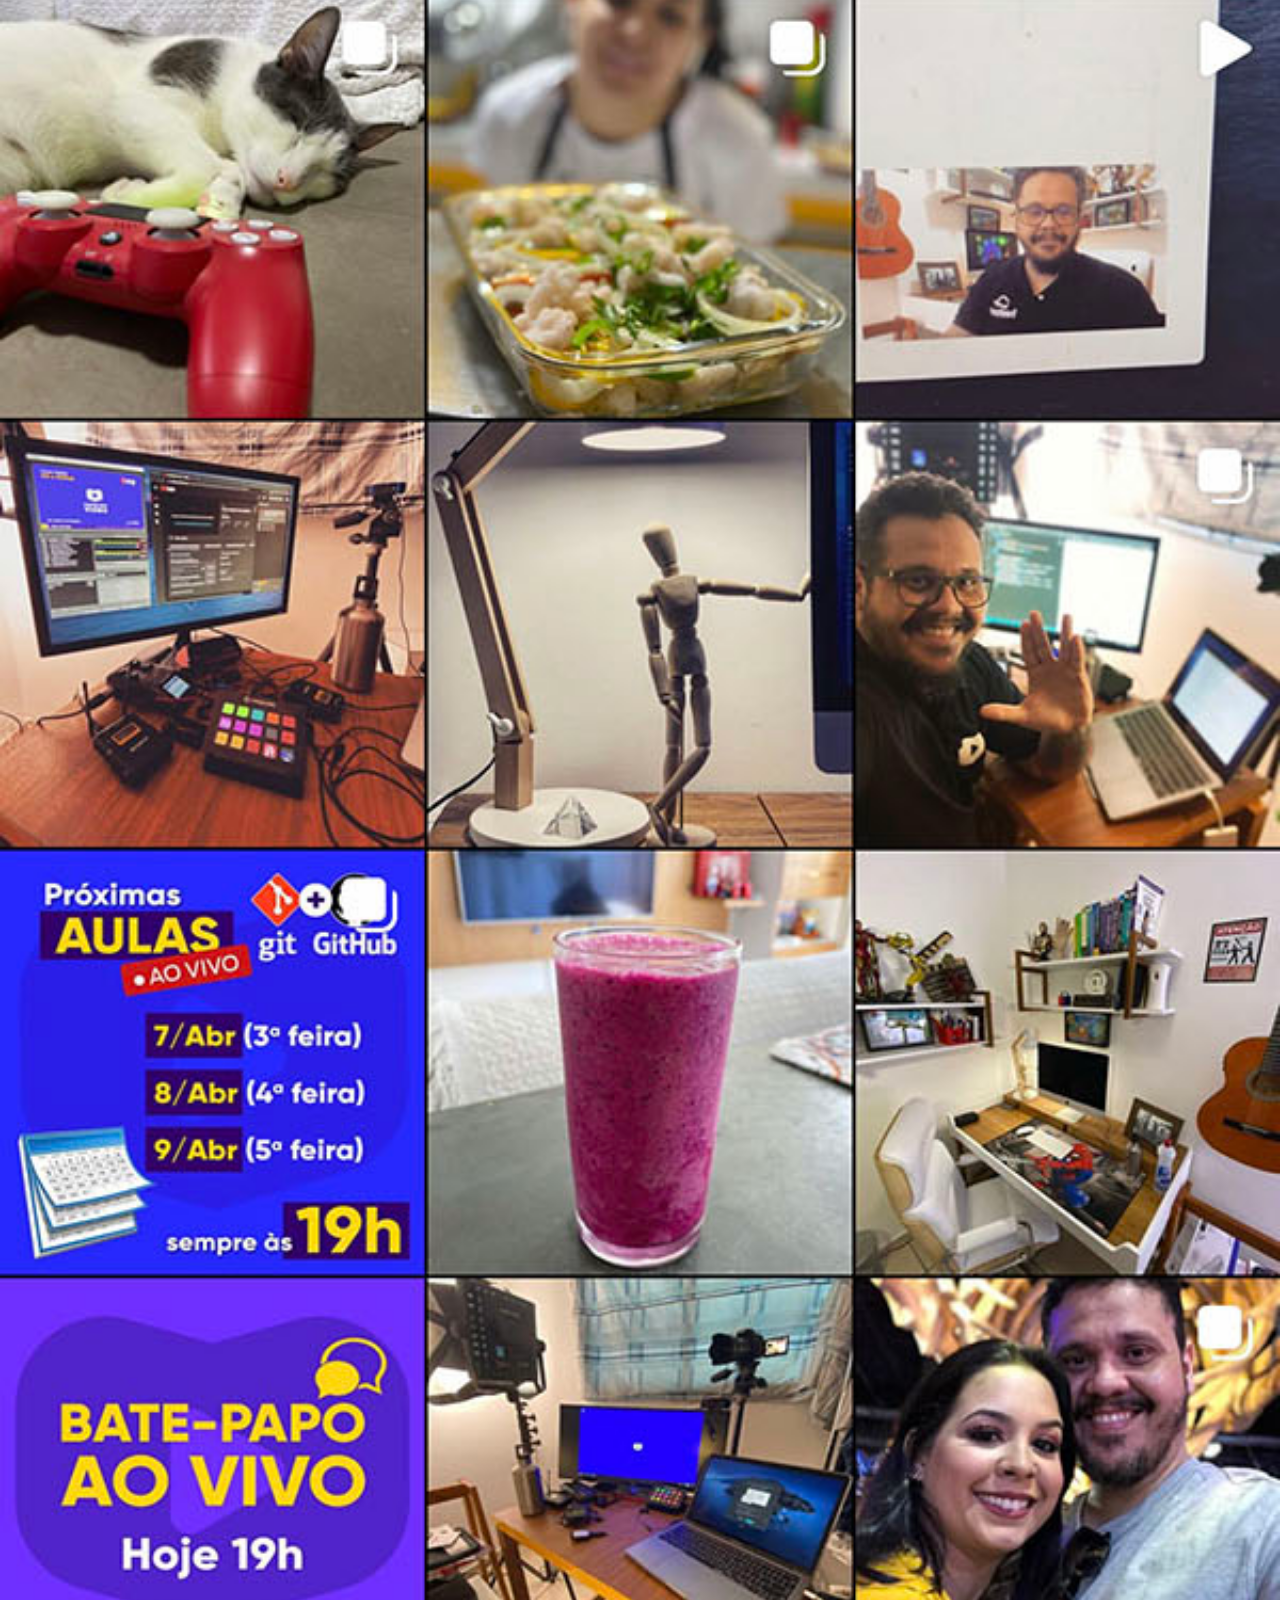
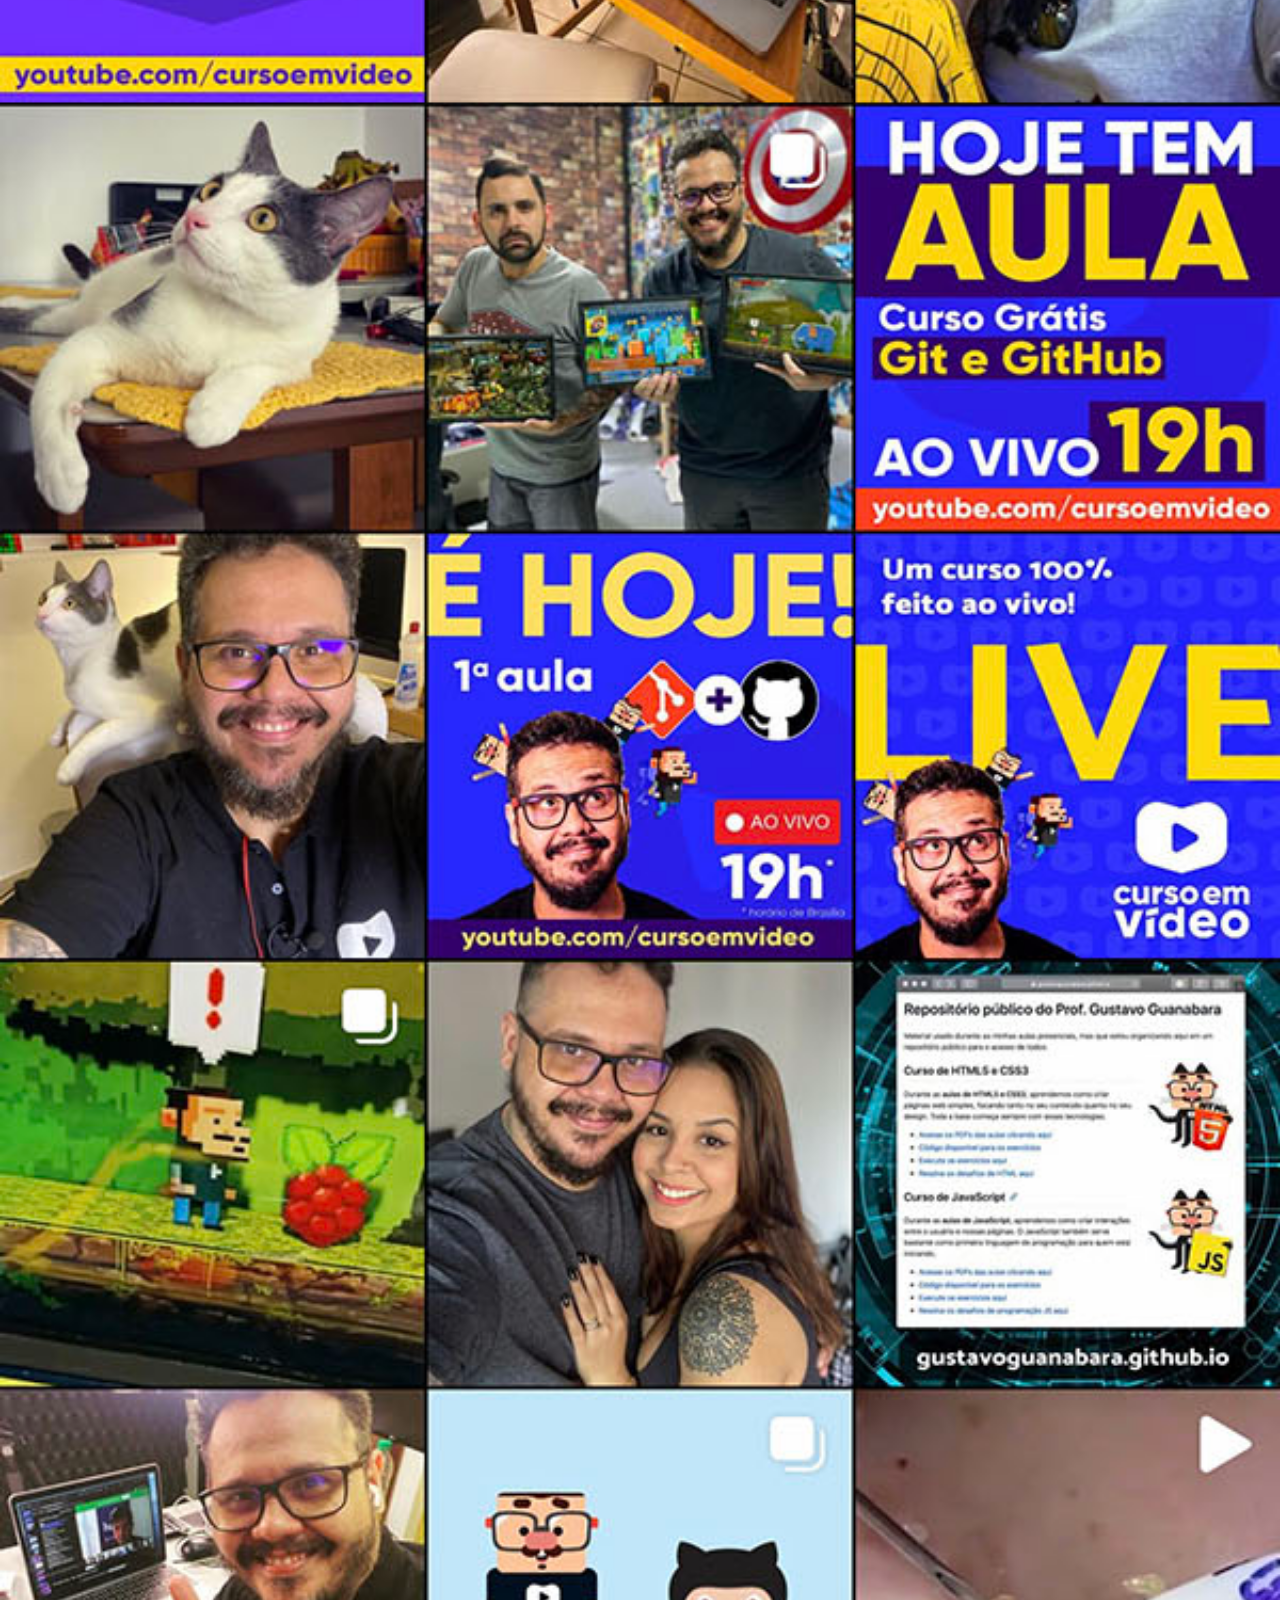
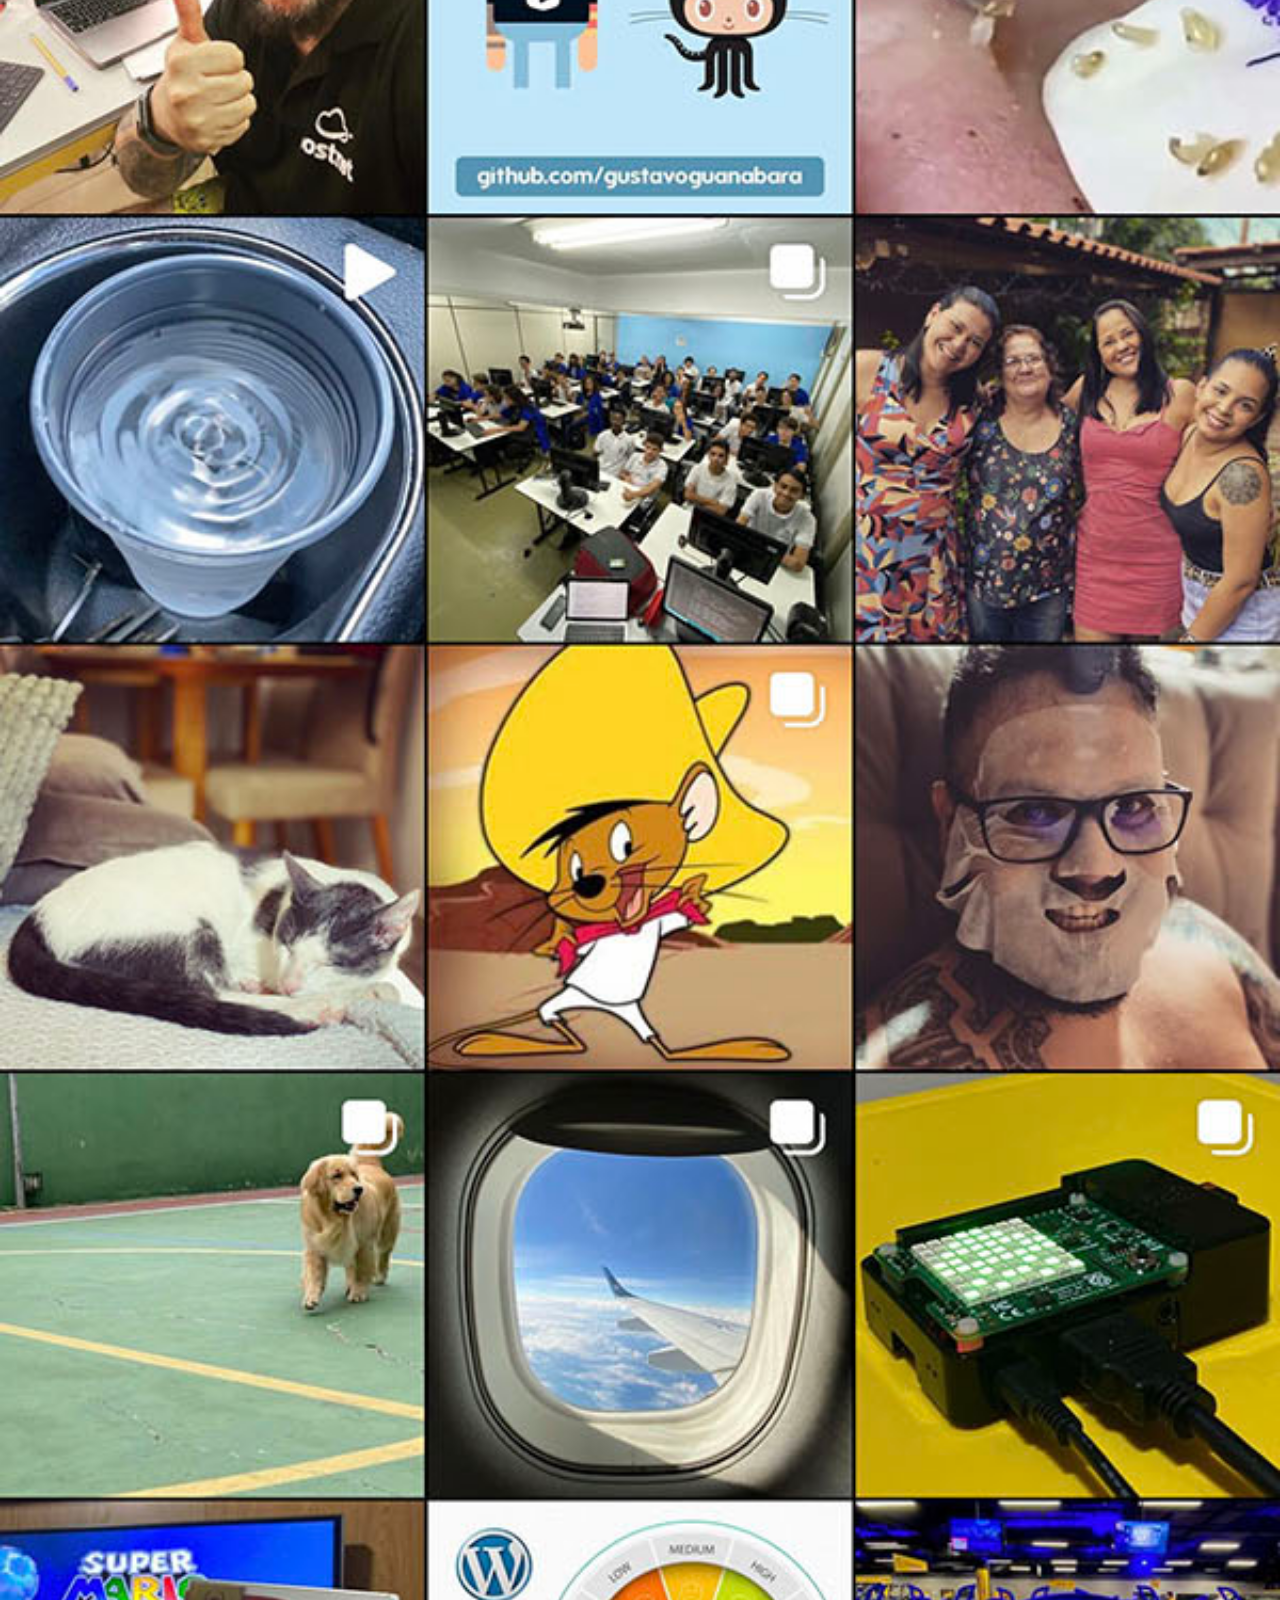
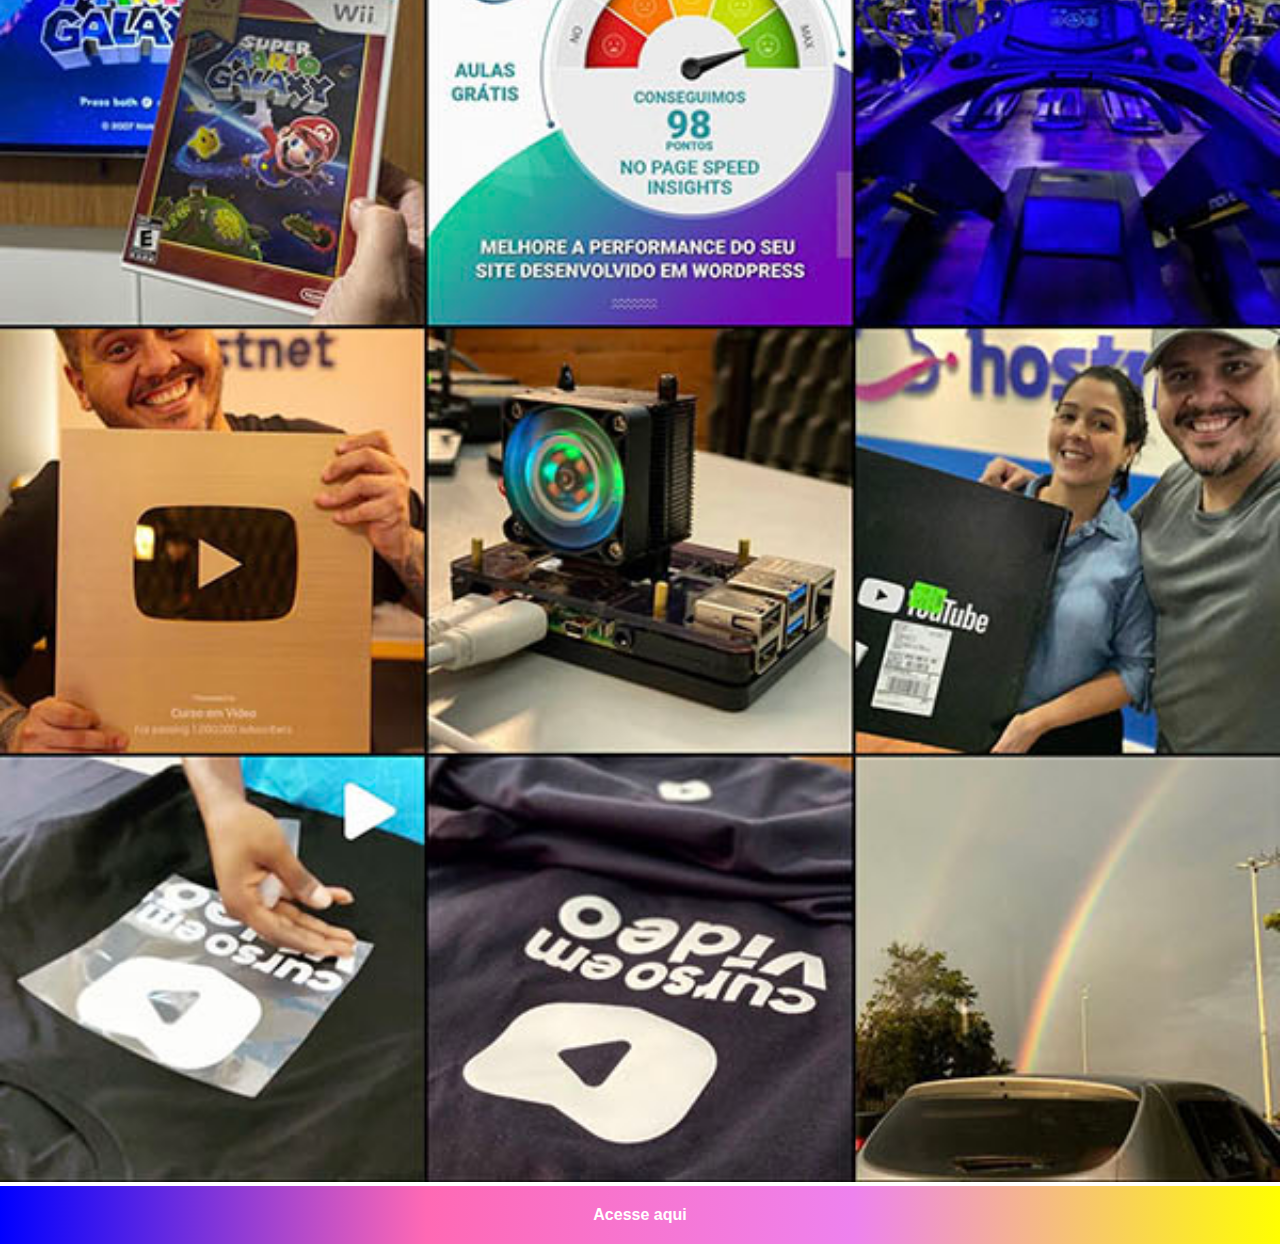
<file: instagram.html>
<!DOCTYPE html>
<html lang="pt-br">
<head>
    <meta charset="UTF-8">
    <meta name="viewport" content="width=device-width, initial-scale=1.0">
    <title>Instagram</title>
    <link rel="stylesheet" href="estilo/styleredes.css">
</head>
<body>
    <main>
        <section>
            <img src="imagens/tela-instagram.jpg" alt="instagram">
            <a href="https://www.instagram.com/gustavoguanabara/" target="blank" id="instagram"> Acesse aqui</a>
        </section>
    </main>
</body>
</html>
</file>
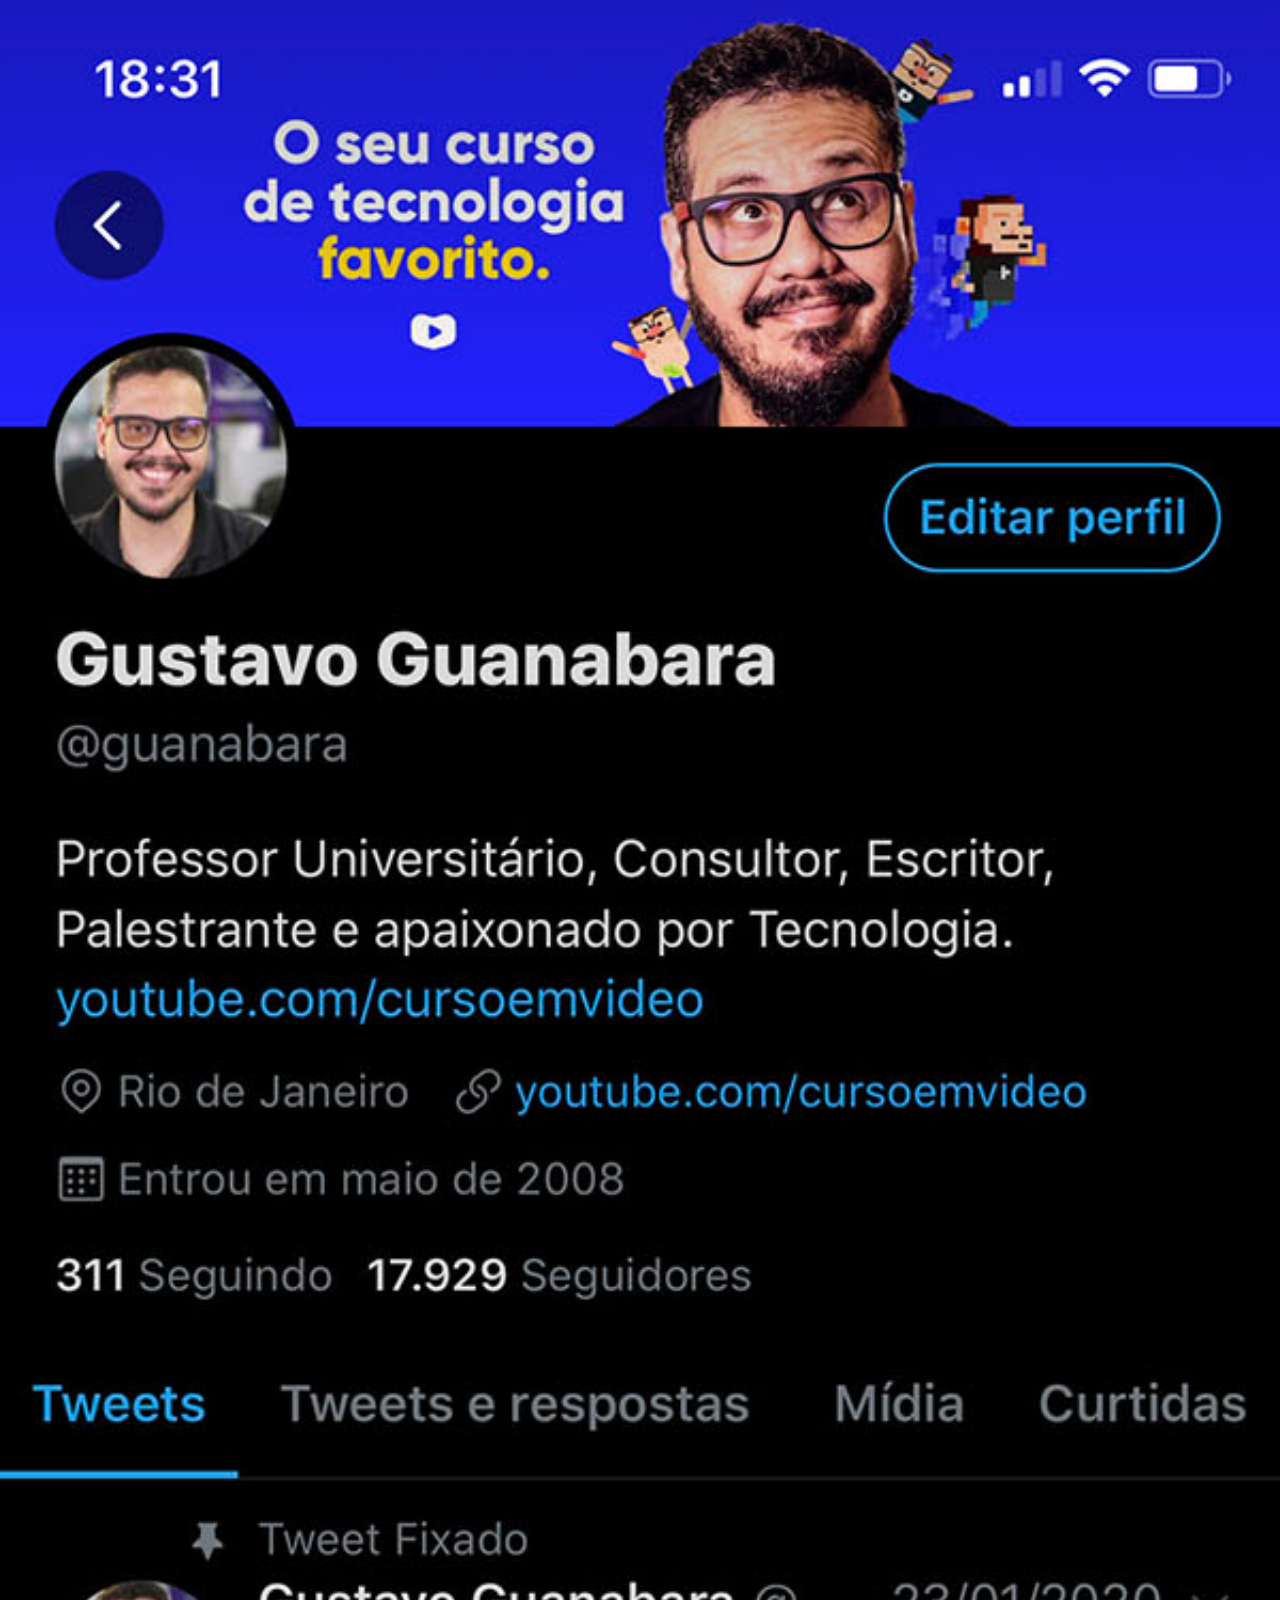
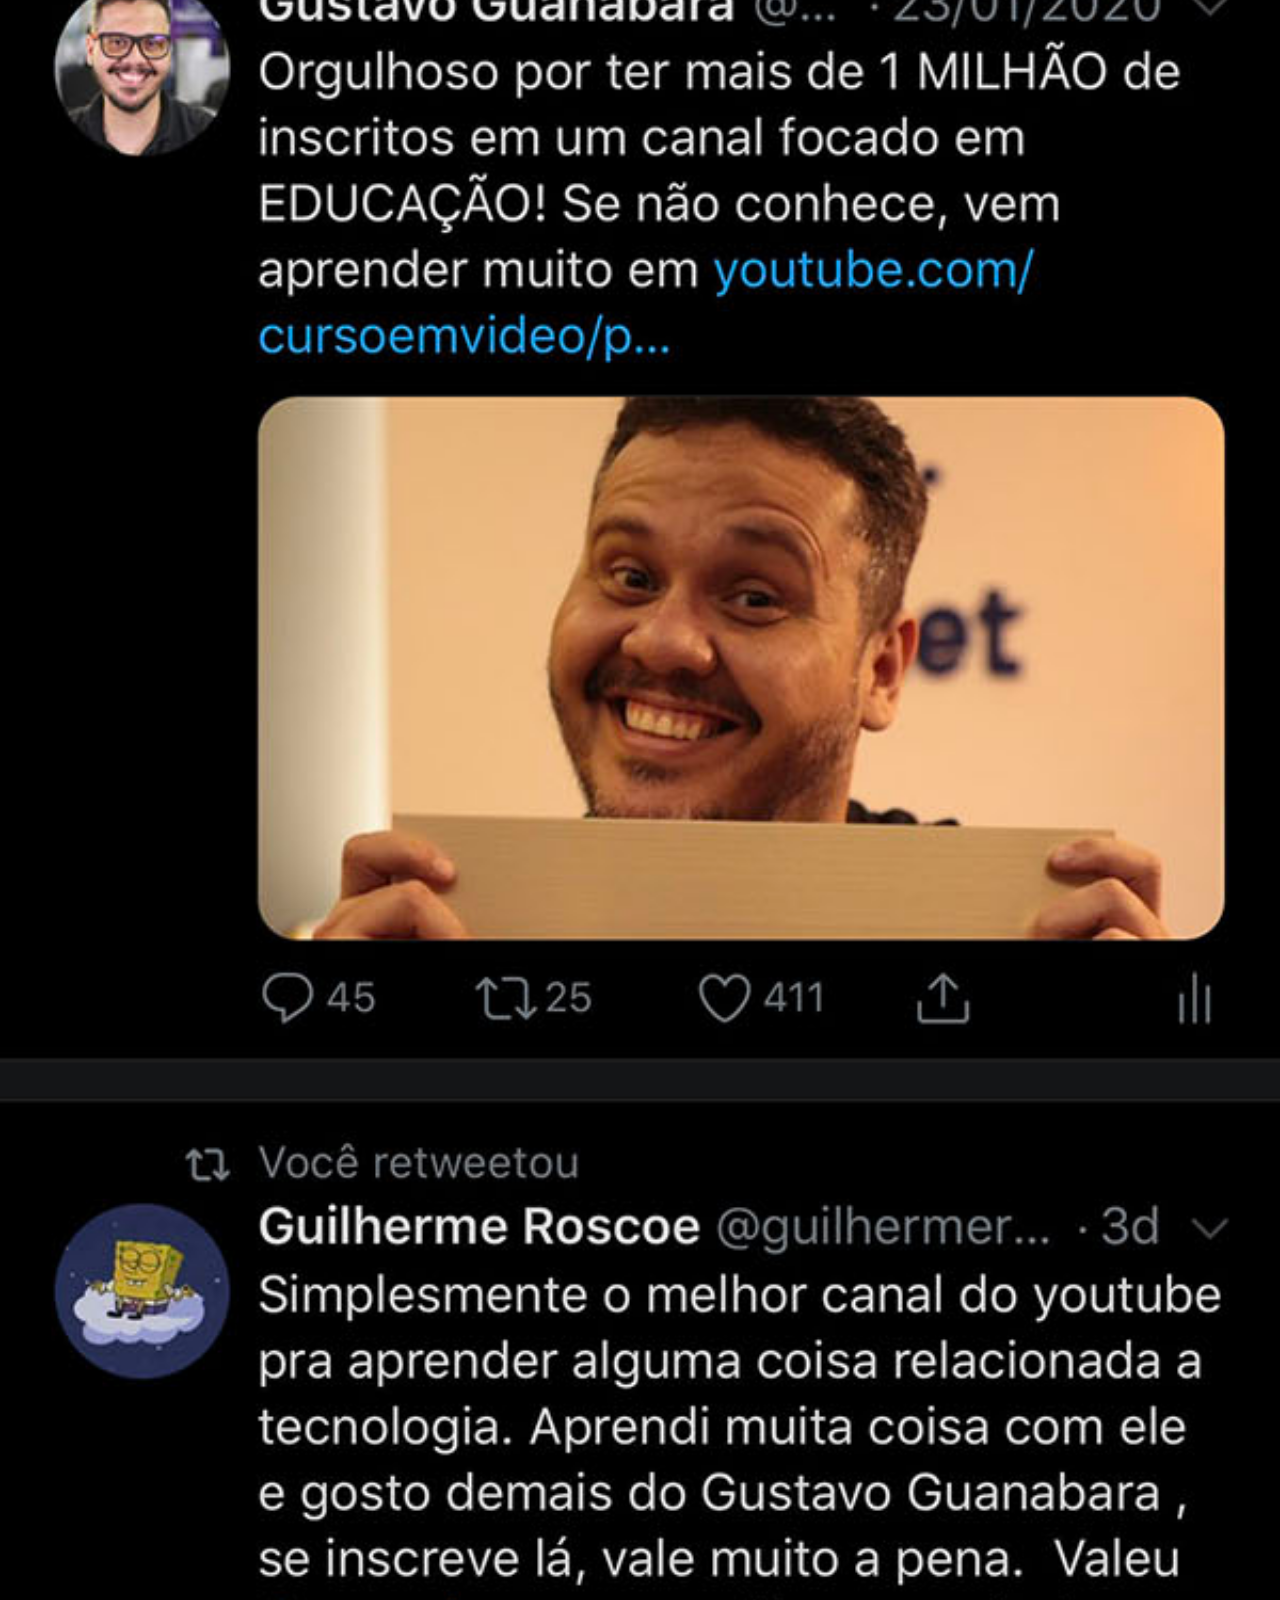
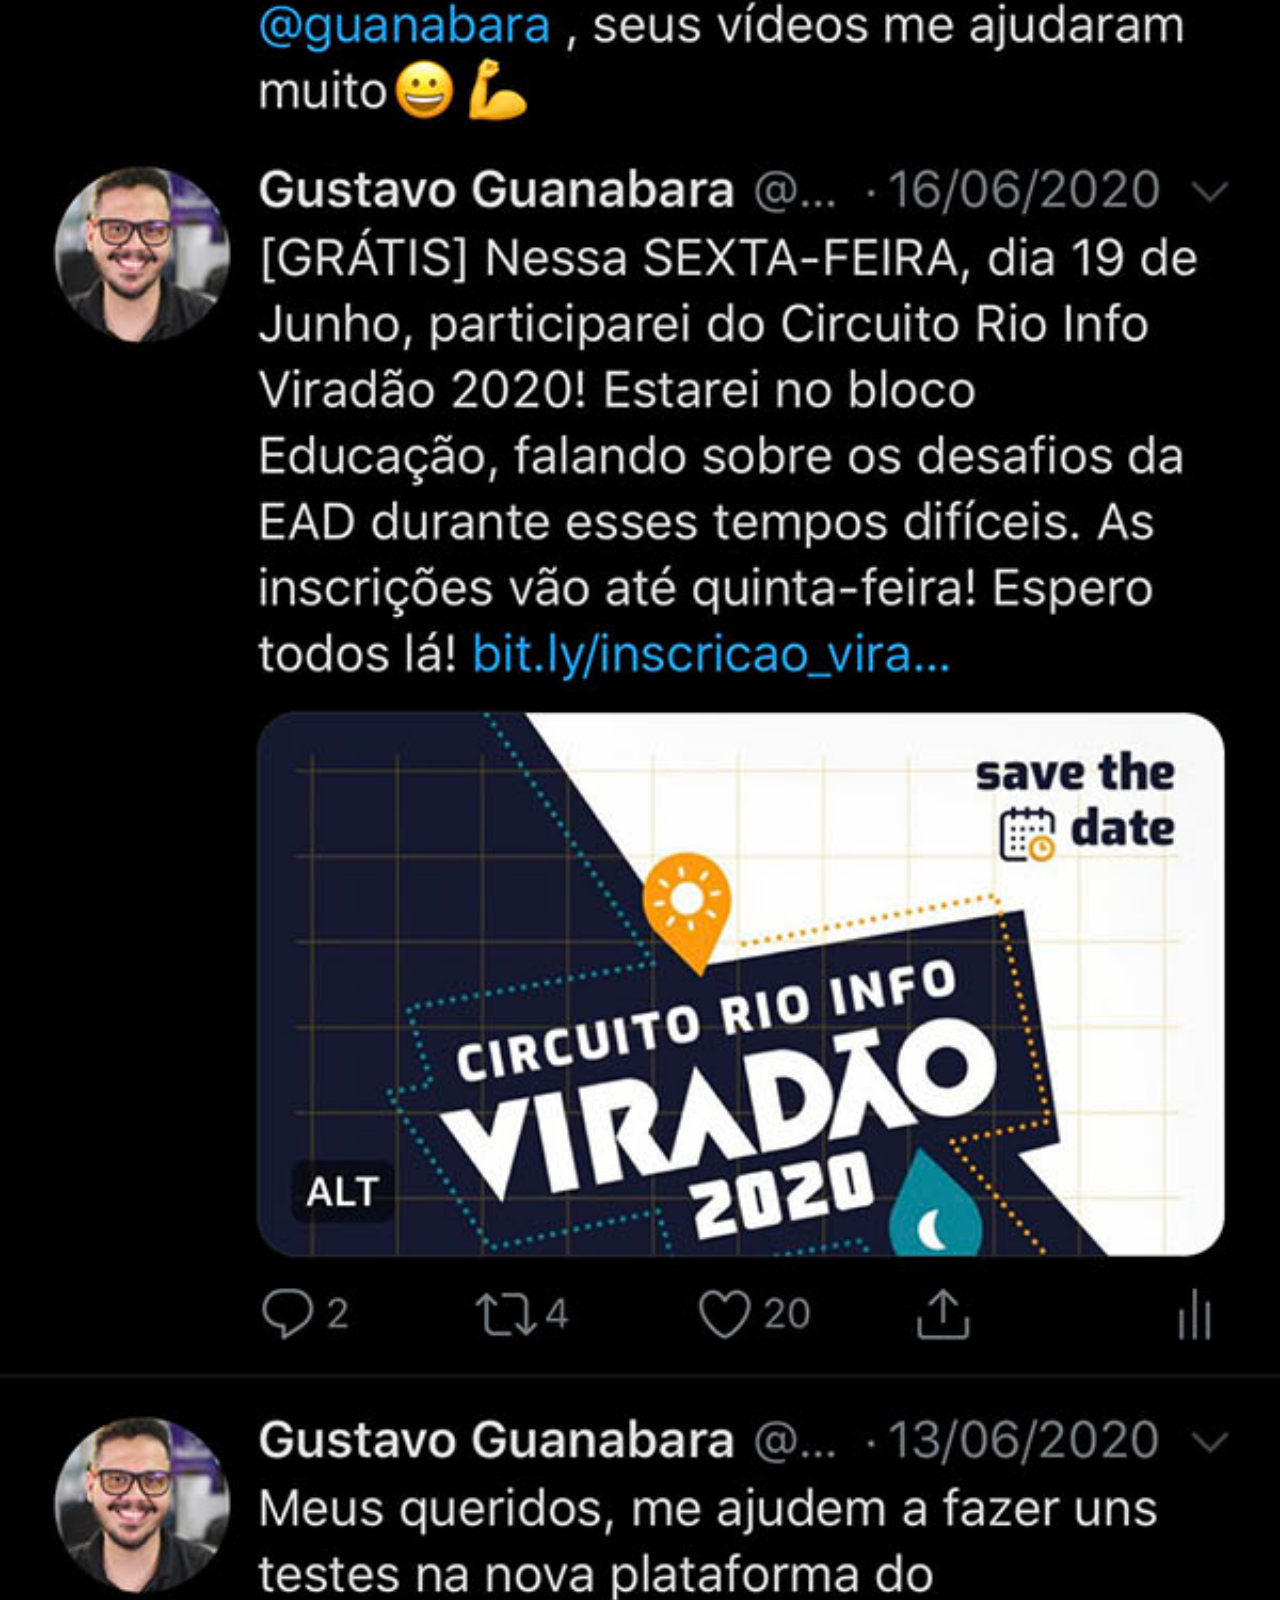
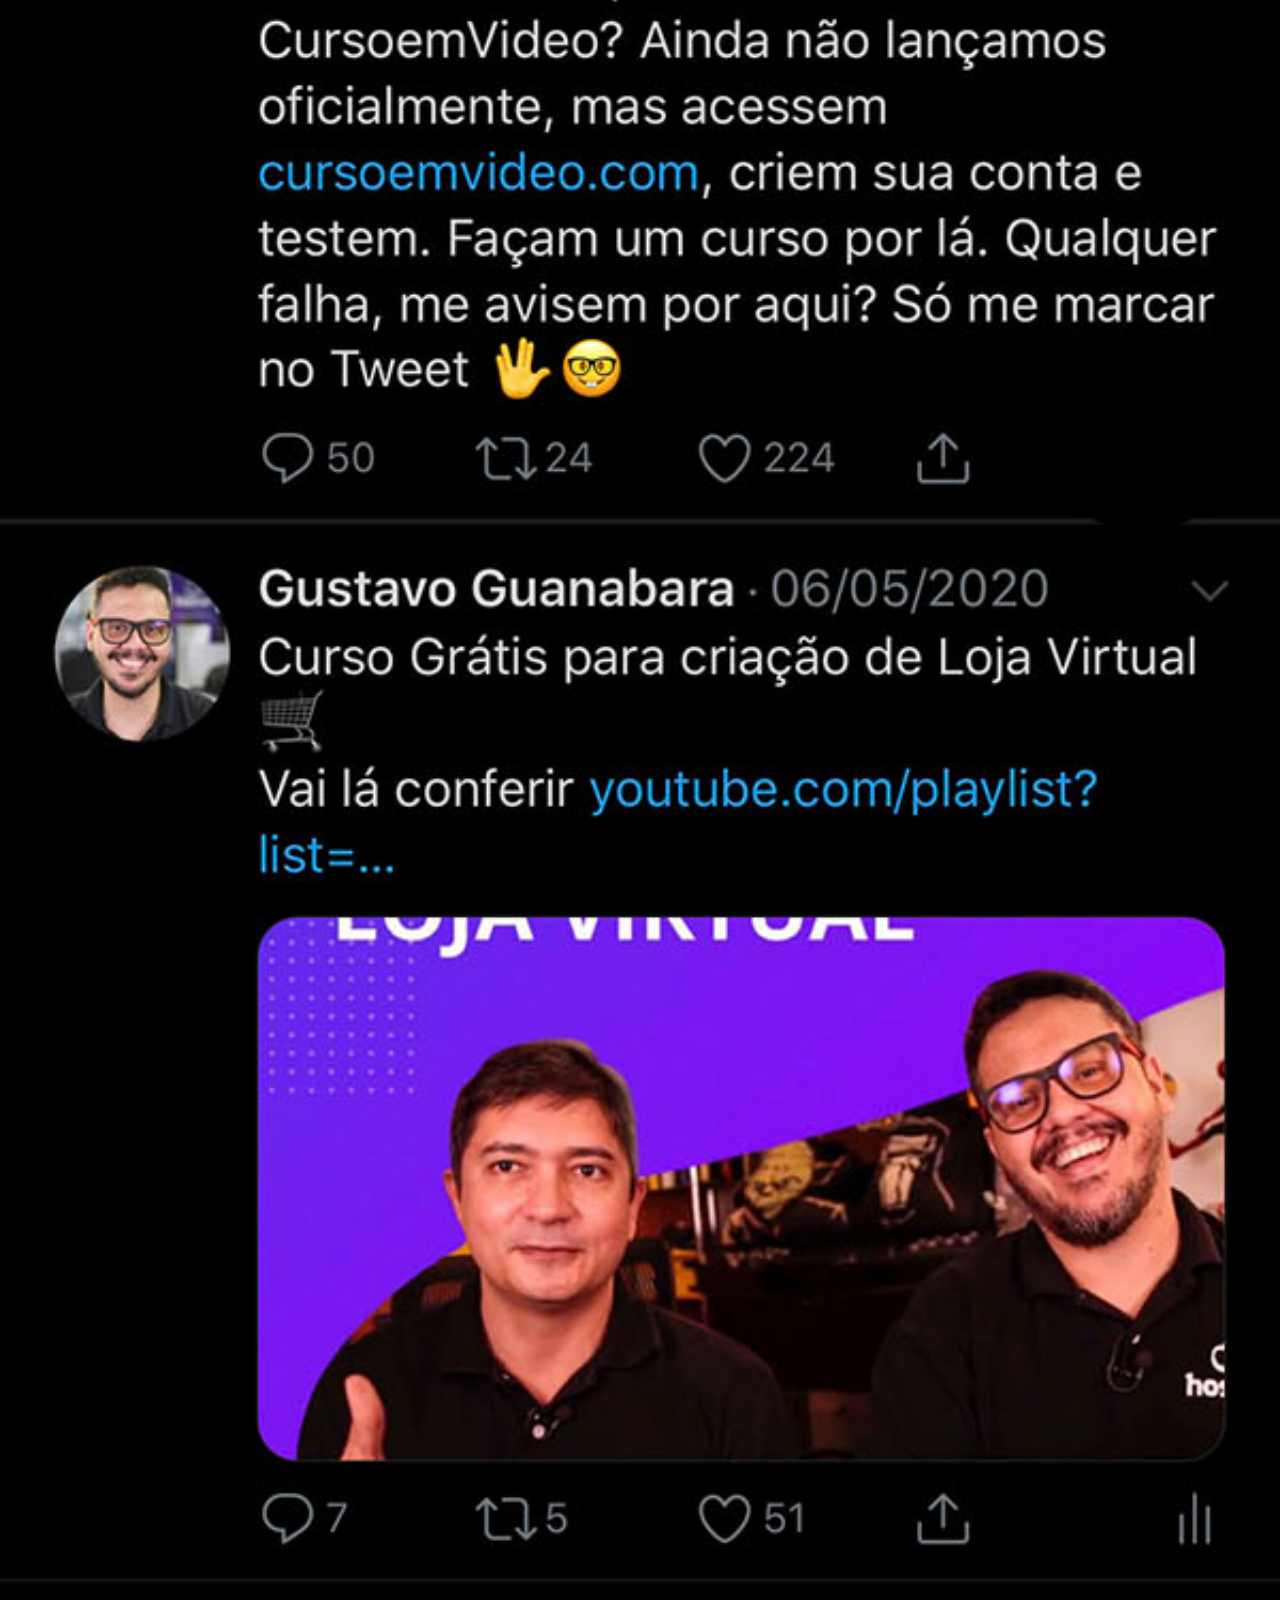
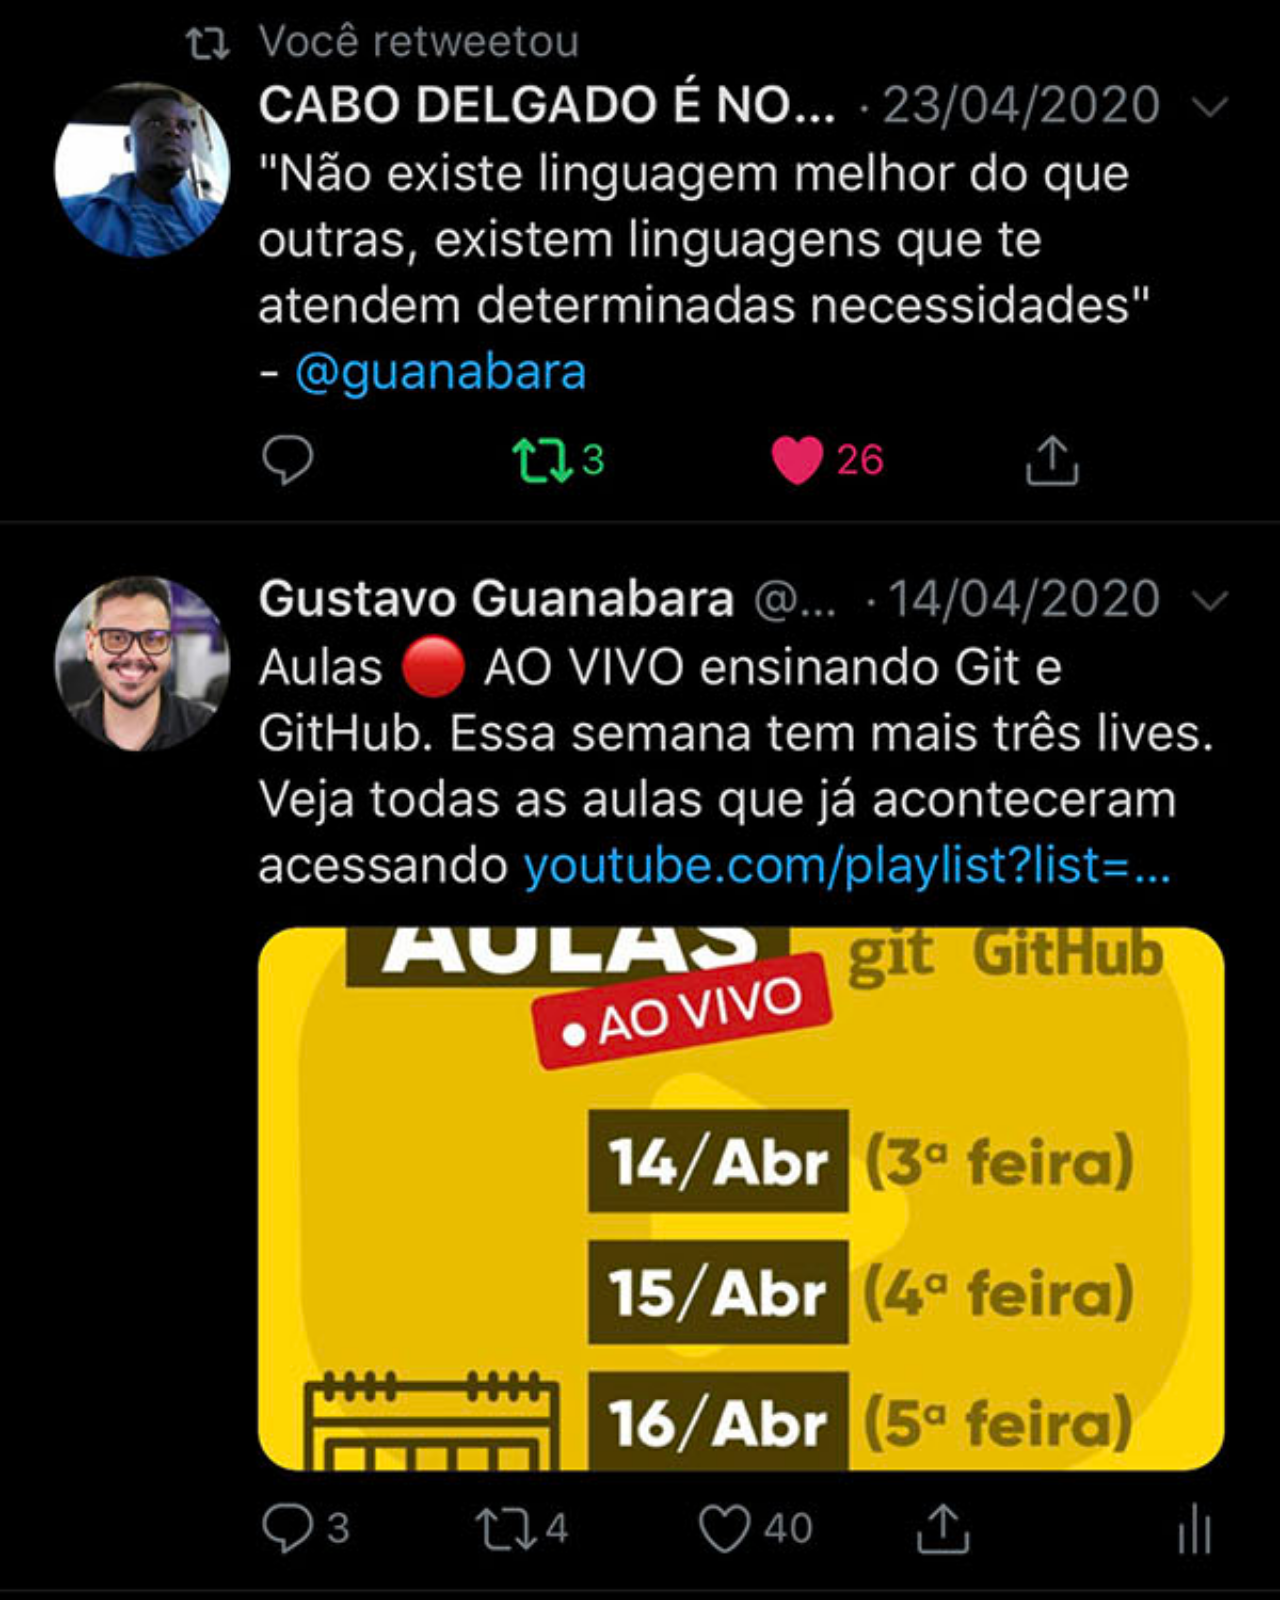
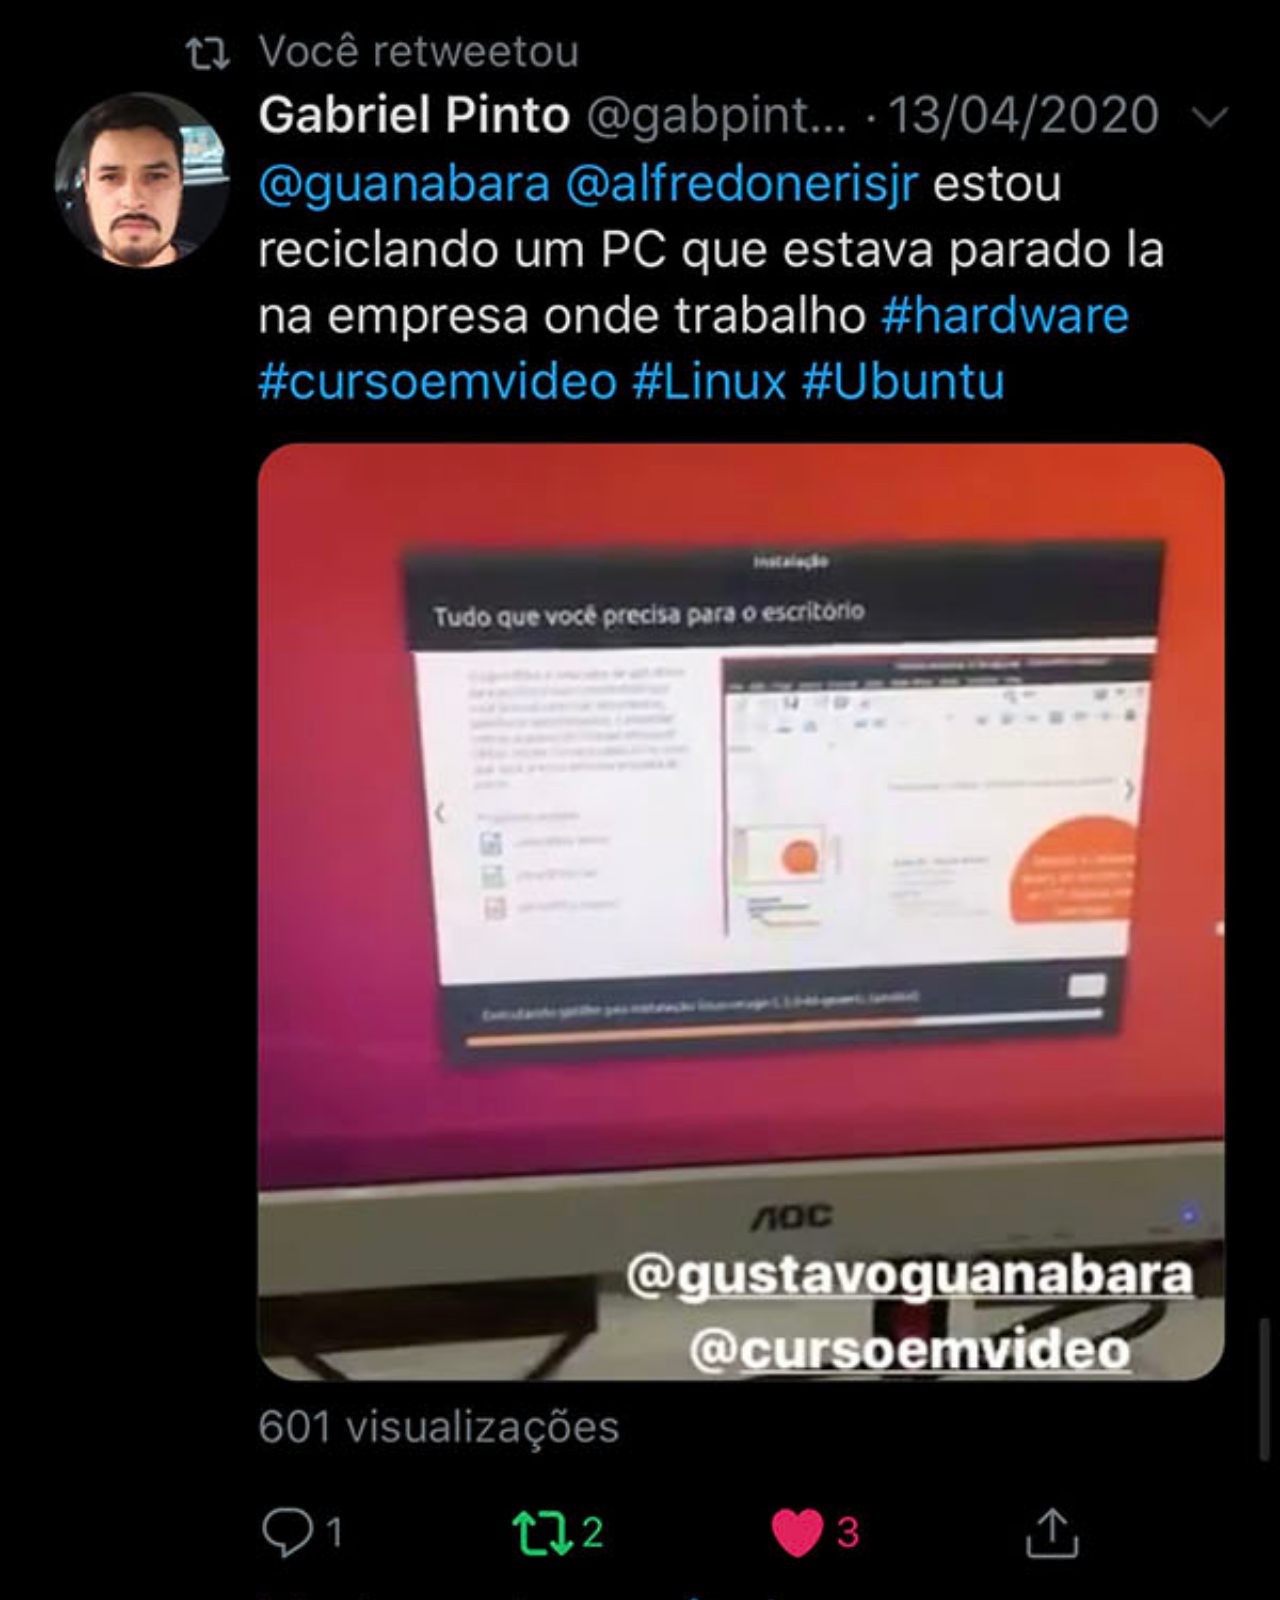
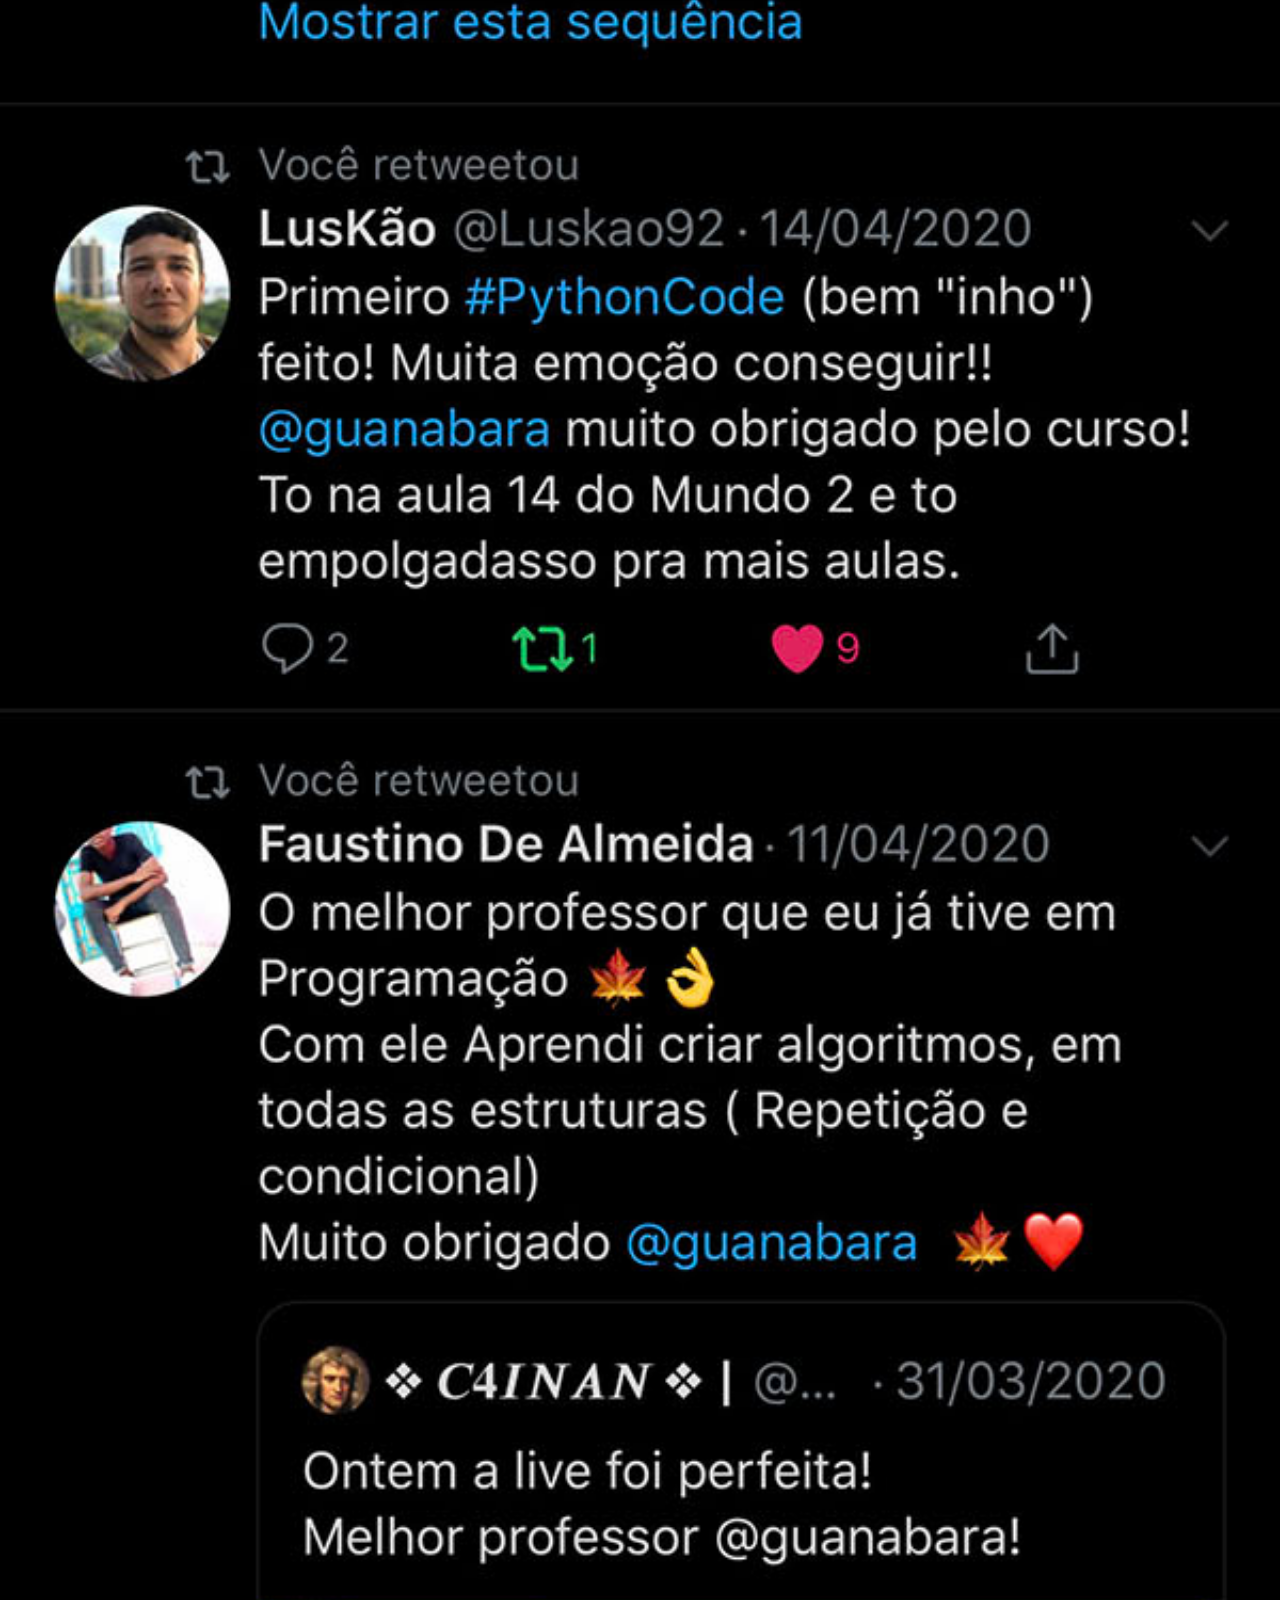
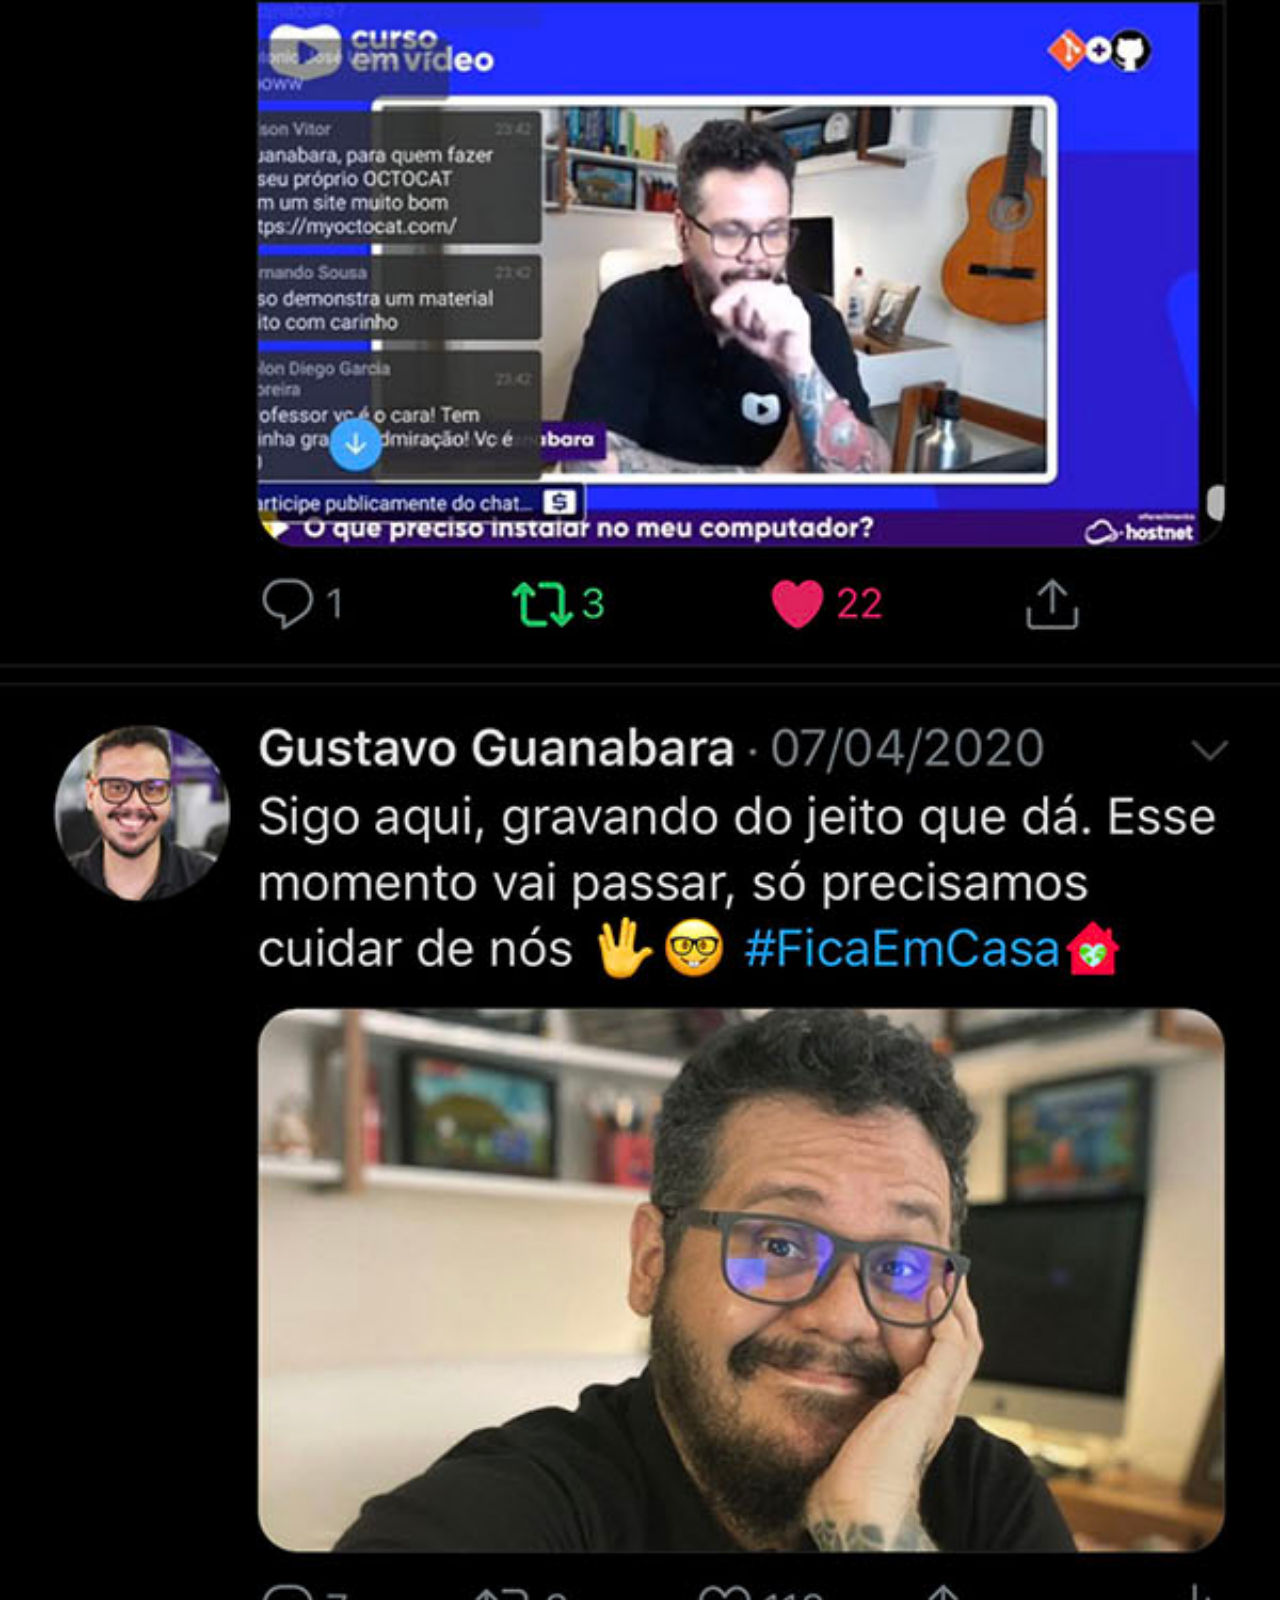
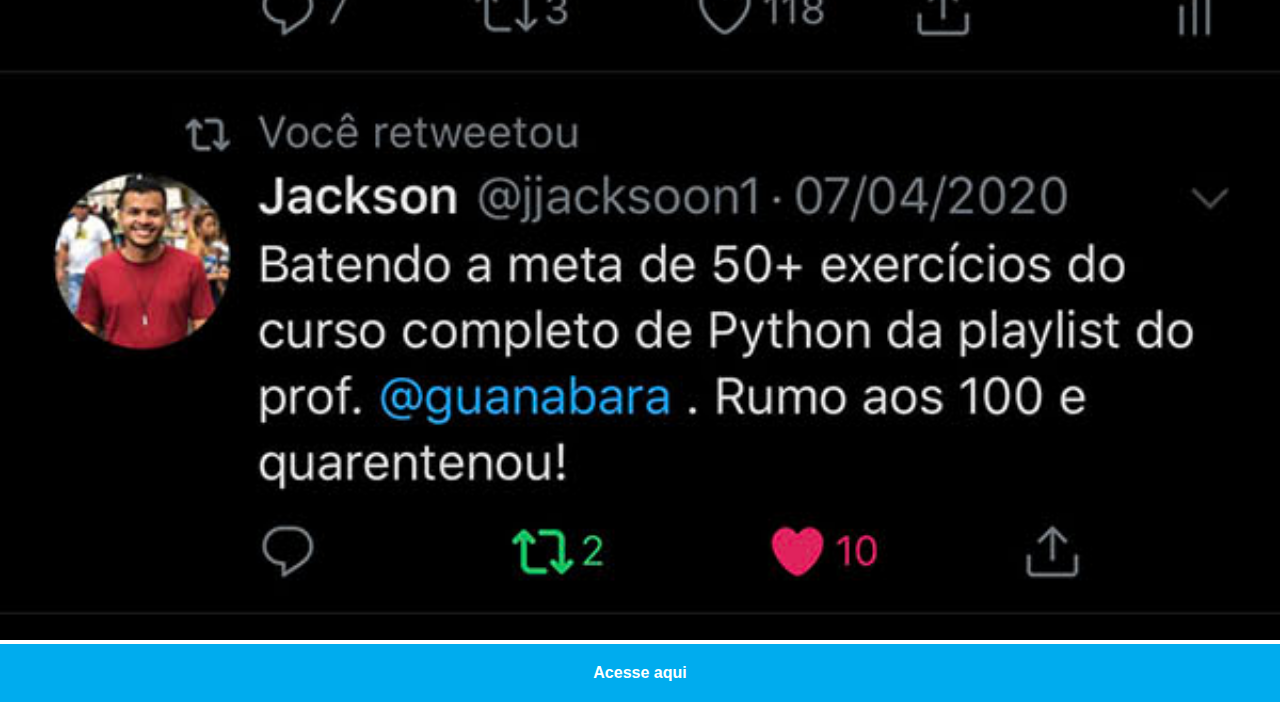
<file: twitter.html>
<!DOCTYPE html>
<html lang="pt-br">
<head>
    <meta charset="UTF-8">
    <meta name="viewport" content="width=device-width, initial-scale=1.0">
    <title>Twitter</title>
    <link rel="stylesheet" href="estilo/styleredes.css">
</head>
<body>
    <main>
        <section>
            <img src="imagens/tela-twitter.jpg" alt="twitter">
            <a id="twitter" href="https://twitter.com/guanabara" target="_blank"> Acesse aqui</a>
        </section>
    </main>
    
</body>
</html>
</file>
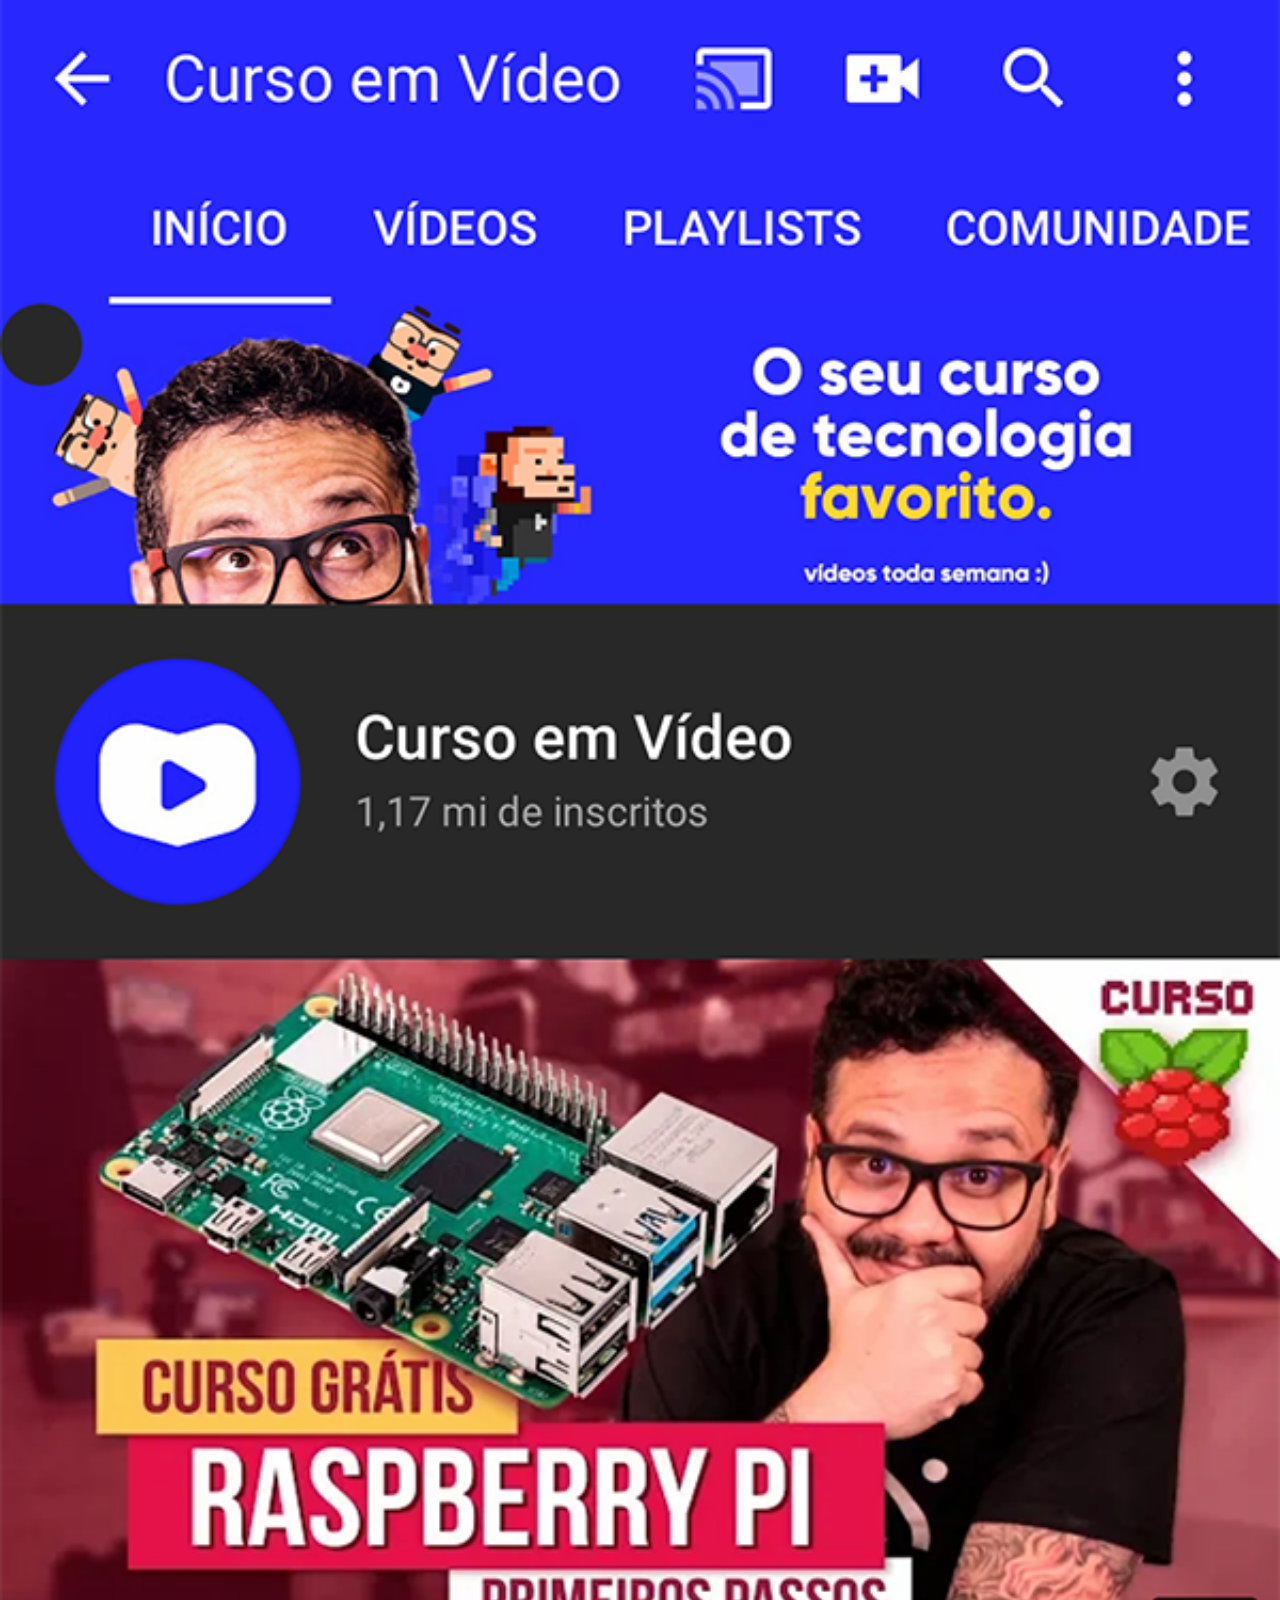
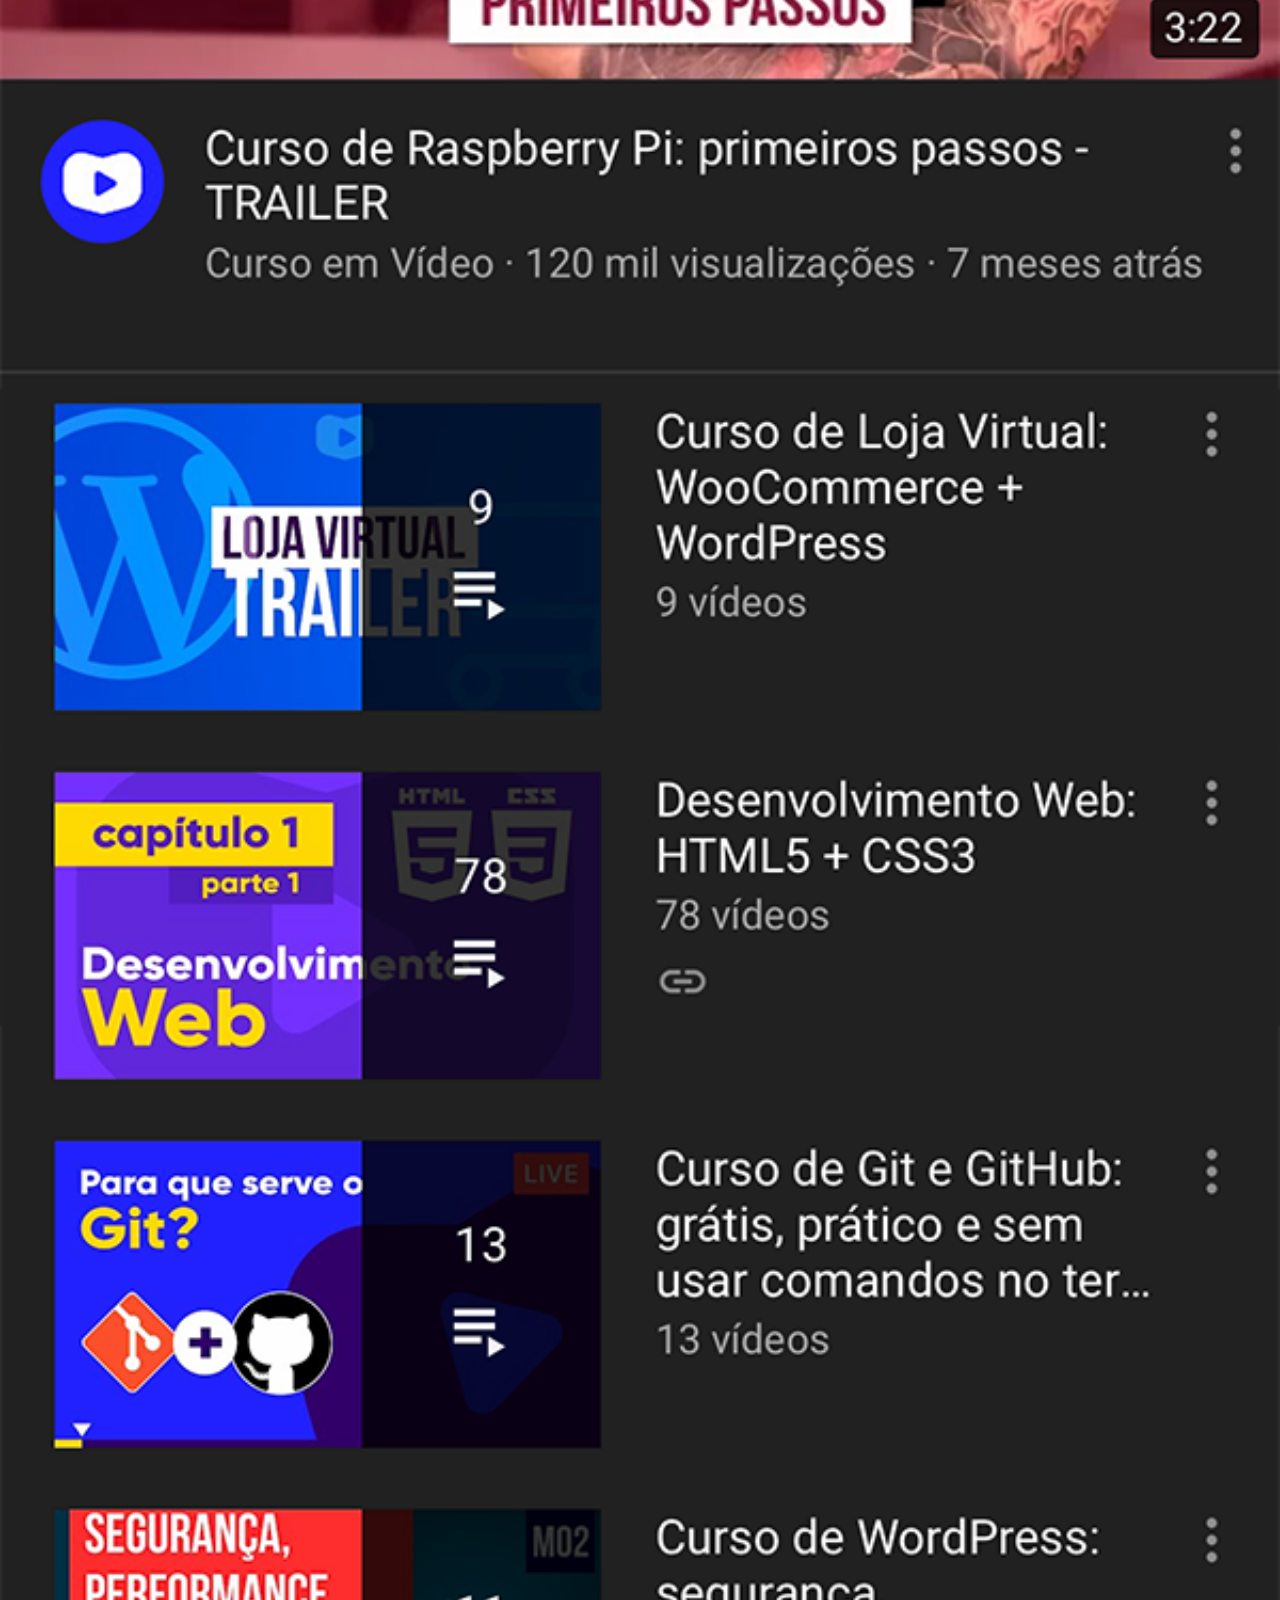
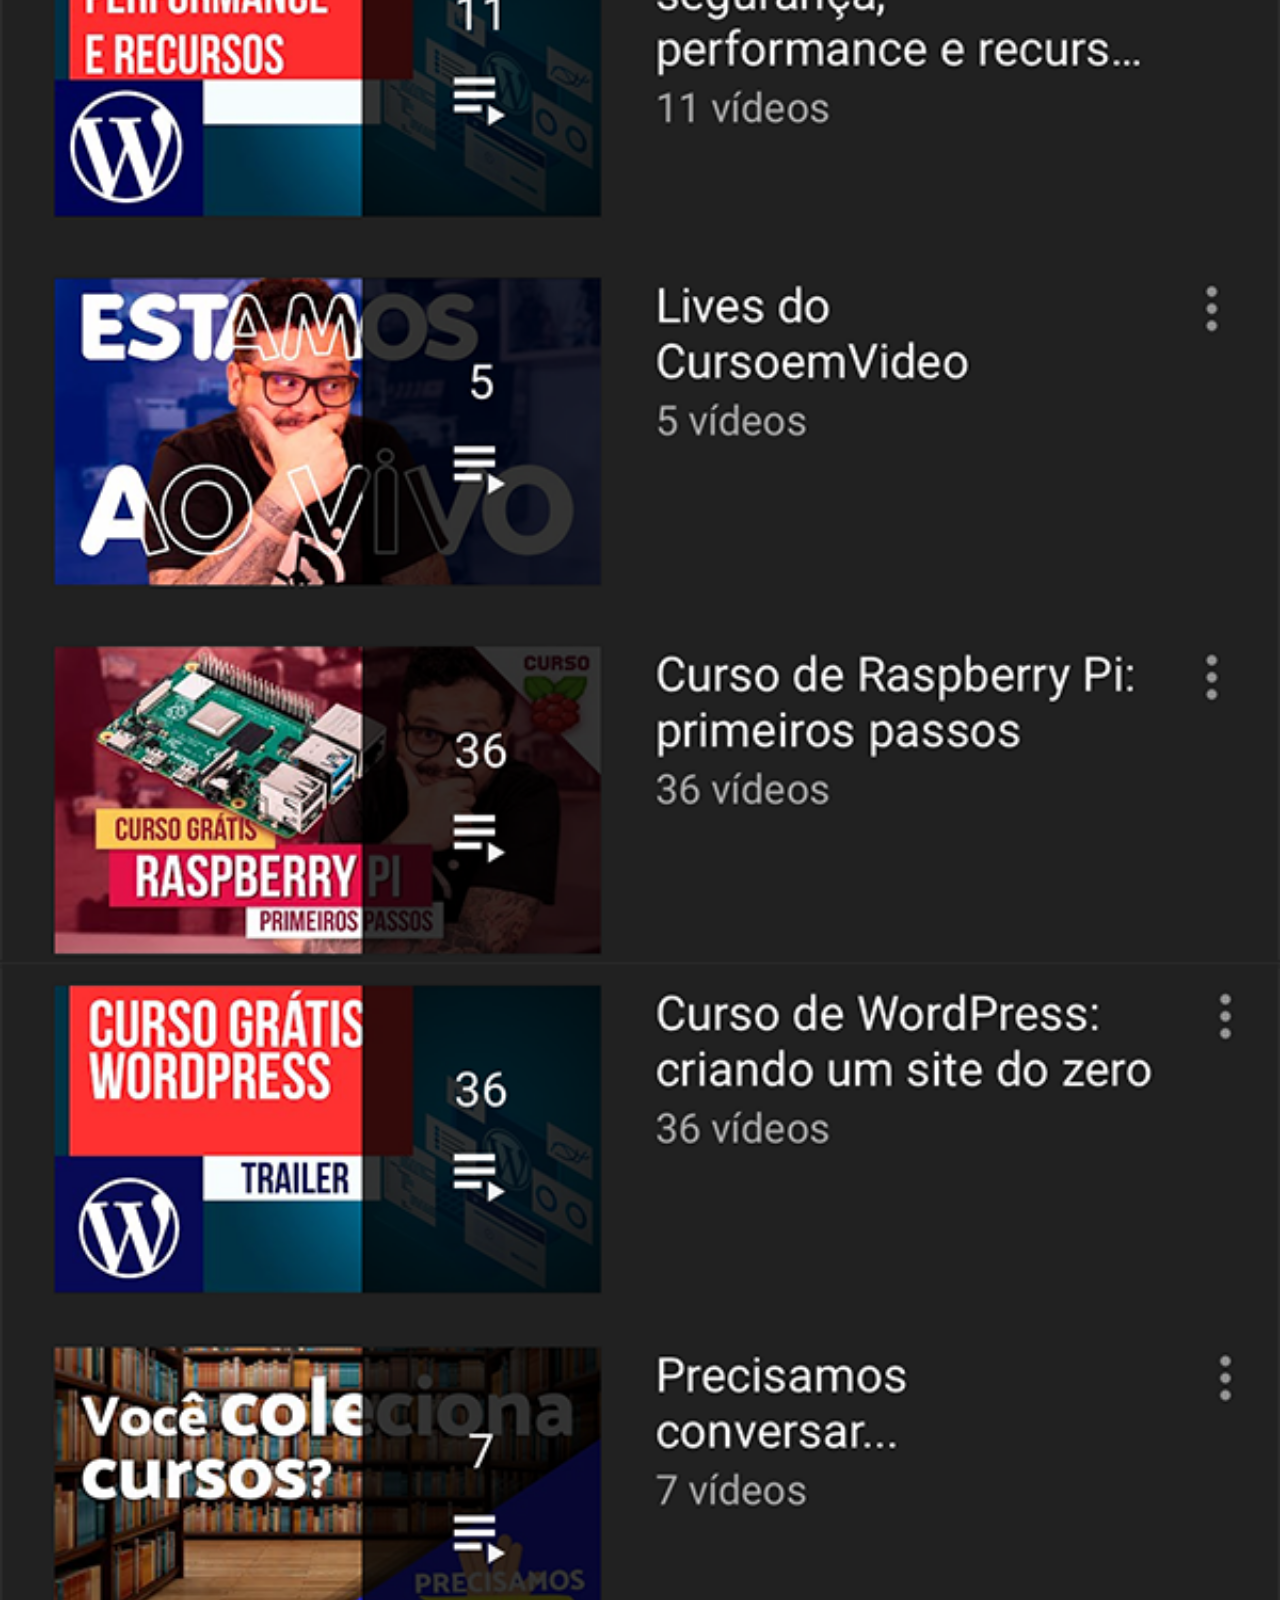
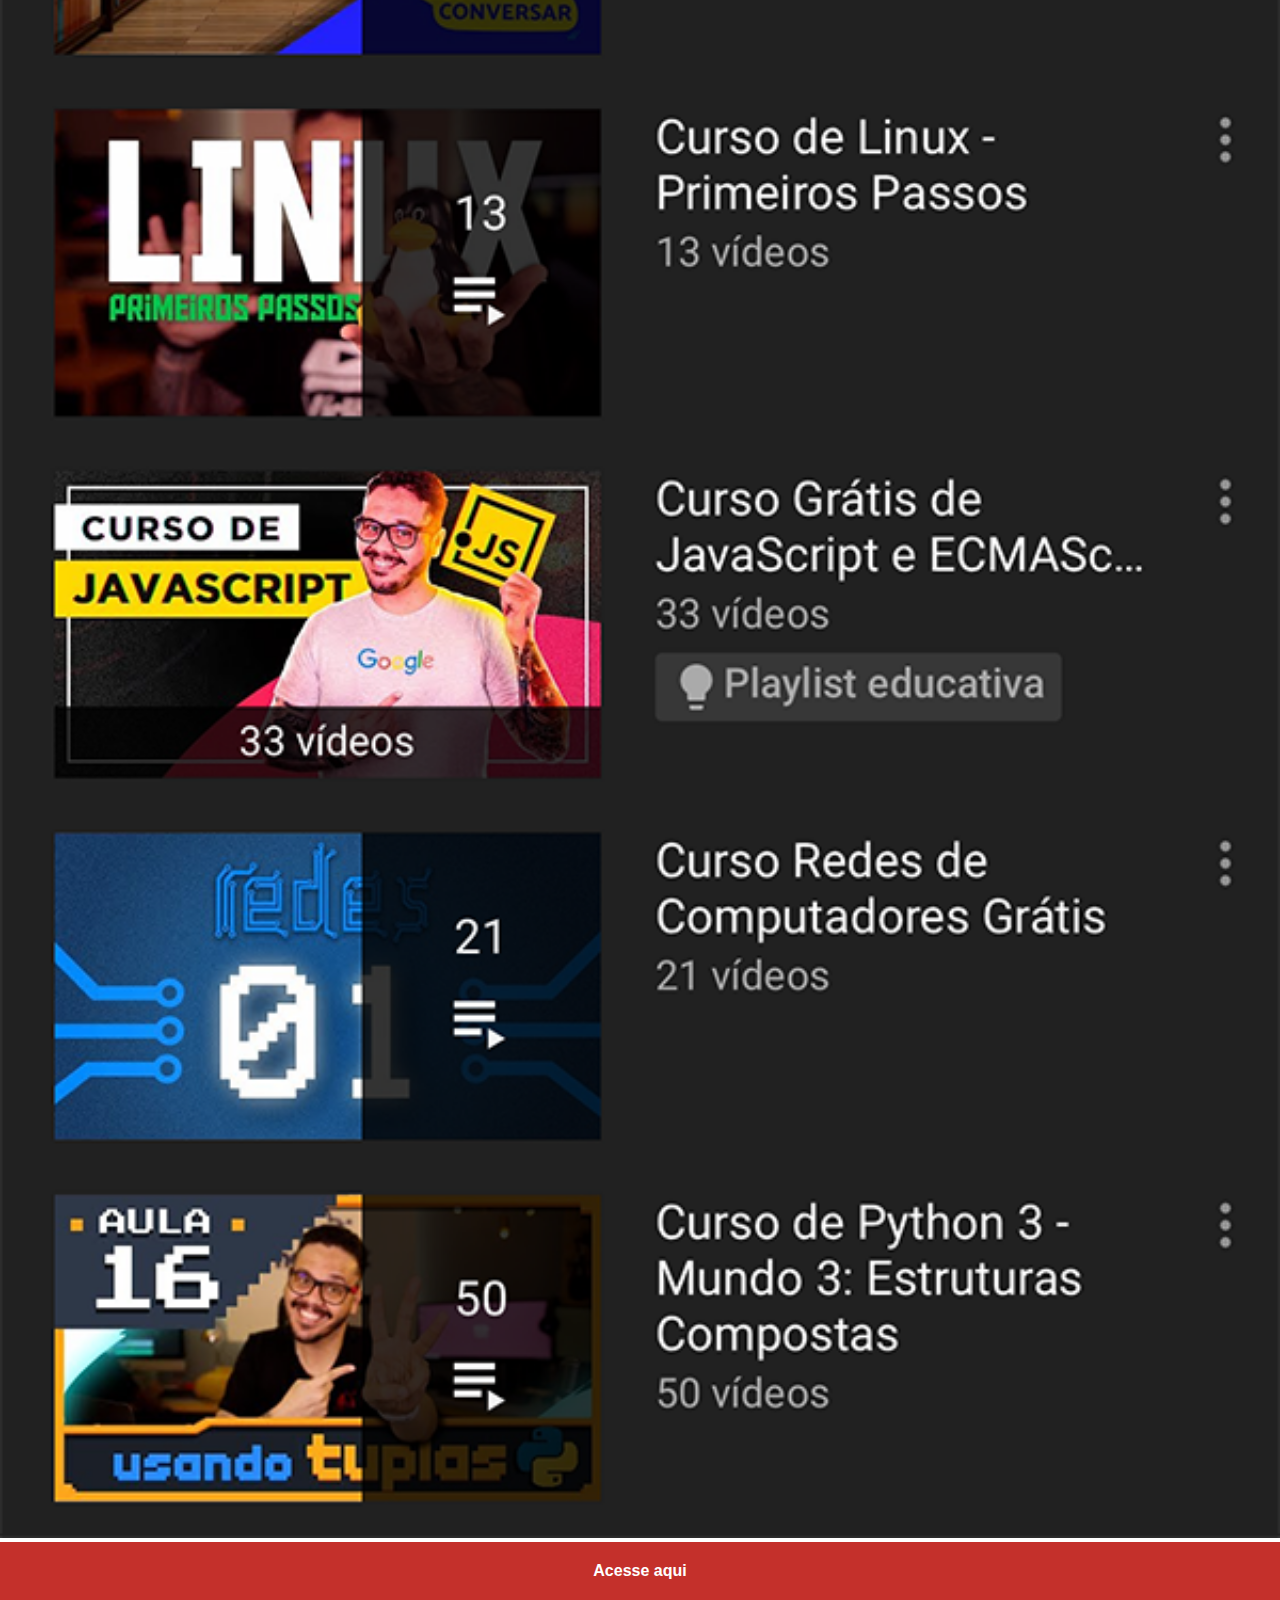
<file: youtube.html>
<!DOCTYPE html>
<html lang="pt-br">
<head>
    <meta charset="UTF-8">
    <meta name="viewport" content="width=device-width, initial-scale=1.0">
    <title>Youtube</title>
    <link rel="stylesheet" href="estilo/styleredes.css">
</head>
<body>
    <main>
        <section>
            <img src="imagens/tela-youtube.png" alt="youtube">
            <a href="https://www.youtube.com/@CursoemVideo" target="_blank" id="youtube">Acesse aqui</a>
        </section>
    </main>
</body>
</html>
</file>
<file: estilo/style.css>
@charset "utf-8";

* {
    margin: 0;
    padding: 0;
}
html,body {
    background-color: black;
    height: 100%;
    width: 100%;
}
body{
    background: url(../imagens/fundo-glitch.jpg) no-repeat center center fixed;
    background-size: cover;
}
main{
    position: relative;
    height: 100vh;
  
}
aside p{
    background-color: orange;
    color: white;
    font-weight: bolder;
    padding: 20px;
    text-align: center;
    font-size: 2em;
}
section#telefone {
    position: absolute;
    top: 50%;
    left: 50%;
    transform: translate(-50%,-50%);

    background:transparent url(../imagens/frame-iphone.png) no-repeat fixed;
    height: 627px;
    width: 311px;
}

section#telefone > iframe{
    position: absolute;
    top: 80px;
    left: 23.2px;
    width: 267px;
    height: 473px;
}
section#redes{
    text-align: right;
}
section#redes img{
    width: 72px;
    margin: 20px;
    border-radius: 50%;
    box-shadow: 2px 2px 5px #000000fa ;
    box-sizing: border-box;
}
section#redes img:hover{
    border: 4px solid #ffffff88;
    transition: all .2s;
}
</file>
<file: estilo/styleredes.css>
@charset "utf-8";

* {
    margin: 0px;
    padding: 0px;
}

html,
body,
section,
img {
    width: 100%;
    height: 100%;
    background-color: white;
}

::-webkit-scrollbar {
    width: 0px;
    height: 0px;
}

section>a {
    display: block;
    padding: 20px;
    text-align: center;
    font-family: Verdana, Geneva, Tahoma, sans-serif;
    font-weight: bolder;
    color: white;
    background-color: white;
    text-decoration: none;
}
section>a#github {
    background-color: green;
}

section>a#instagram {
    background-image: linear-gradient(to left, yellow, violet, hotpink, blue);
}

section>a#twitter {
    background-color: #00acee;
}

section>a#facebook {
    background-color: #3b5998;
}

section>a#youtube {
    background-color: #c4302b;
}
</file>
